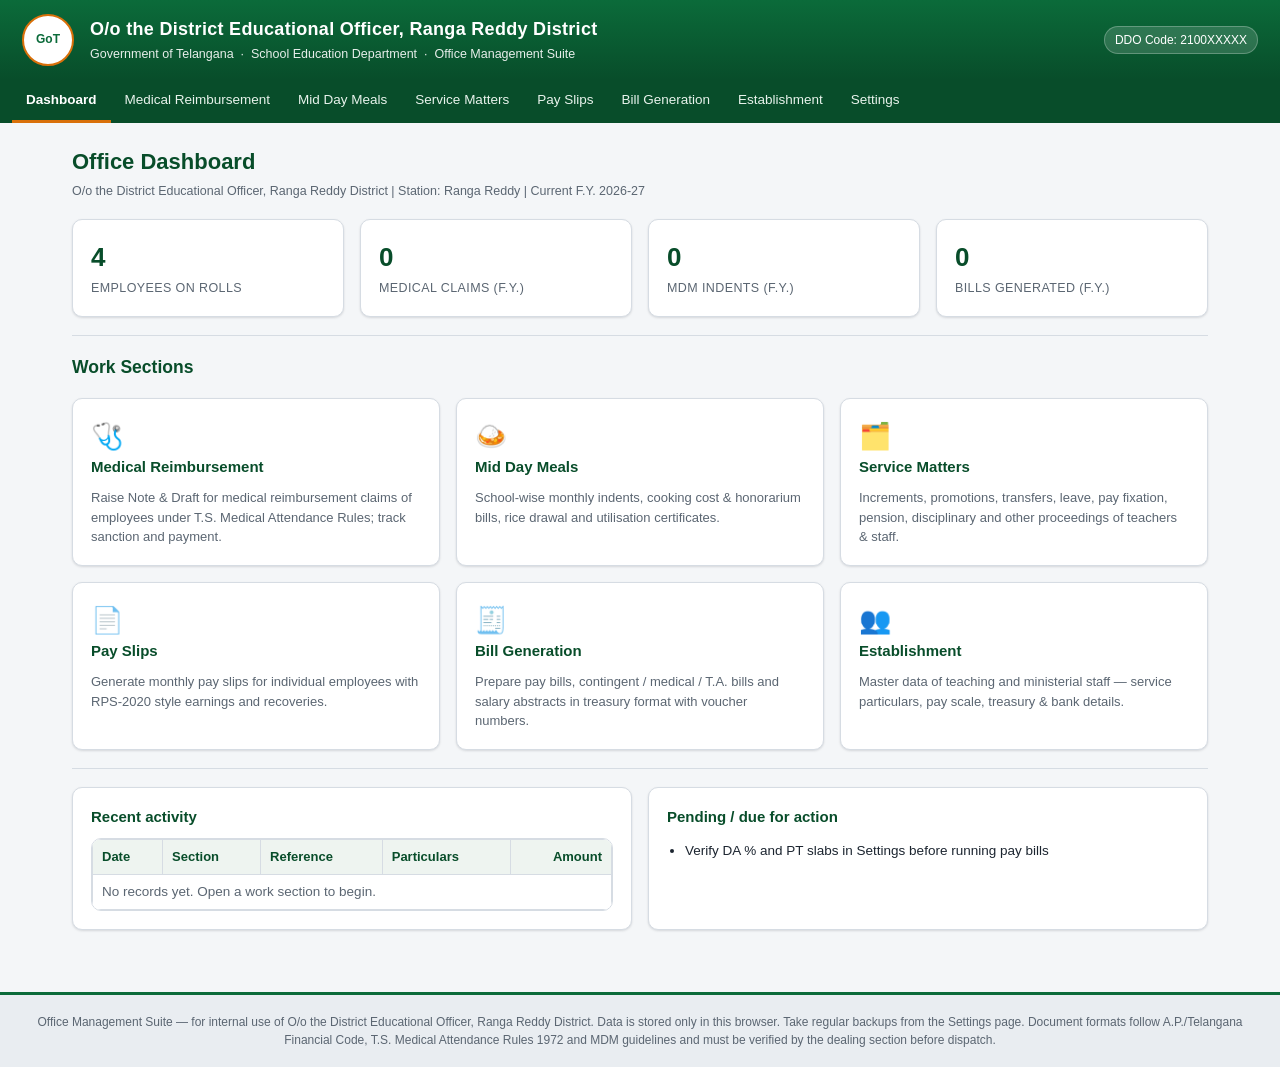
<file: index.html>
<!doctype html>
<html lang="en">
<head>
<meta charset="utf-8">
<meta name="viewport" content="width=device-width, initial-scale=1">
<title>Dashboard &middot; DEO Telangana Office Suite</title>
<link rel="stylesheet" href="assets/styles.css">
<link rel="stylesheet" href="assets/print.css">
</head>
<body>
<div class="wrap">
  <div class="page-title"><h2>Office Dashboard</h2></div>
  <div class="crumbs" id="crumbs"></div>

  <div class="grid cols-4" id="kpis"></div>

  <div class="divider"></div>
  <h3 style="color:var(--gov-green-dark)">Work Sections</h3>
  <div class="grid cols-3" id="modules"></div>

  <div class="divider"></div>
  <div class="grid cols-2">
    <div class="card">
      <h3>Recent activity</h3>
      <div class="table-scroll">
        <table class="data" id="recent"><thead><tr><th>Date</th><th>Section</th><th>Reference</th><th>Particulars</th><th class="num">Amount</th></tr></thead><tbody></tbody></table>
      </div>
    </div>
    <div class="card">
      <h3>Pending / due for action</h3>
      <ul id="pending" style="margin:0;padding-left:18px;font-size:13.5px;line-height:1.9"></ul>
    </div>
  </div>
</div>

<script src="assets/app.js"></script>
<script>
(function(){
  const A = window.App, DB = A.DB;
  A.chrome("index.html");
  A.$("#crumbs").textContent = DB.meta.office + ", " + DB.meta.district + "  |  Station: " + DB.meta.station + "  |  Current F.Y. " + A.fyOf();

  /* ---- KPIs ---- */
  const medPending = DB.medicalBills.filter(b=>b.status!=="Sanctioned"&&b.status!=="Paid").length;
  const kpis = [
    ["Employees on rolls", A.num(DB.employees.length)],
    ["Medical claims (F.Y.)", A.num(DB.medicalBills.filter(b=>A.fyOf(b.date)===A.fyOf()).length)],
    ["MDM indents (F.Y.)", A.num(DB.mdmIndents.filter(b=>A.fyOf(b.month+"-01")===A.fyOf()).length)],
    ["Bills generated (F.Y.)", A.num(DB.bills.filter(b=>A.fyOf(b.date)===A.fyOf()).length)],
  ];
  A.$("#kpis").innerHTML = kpis.map(([l,n])=>`<div class="card"><div class="kpi"><span class="n">${n}</span><span class="l">${l}</span></div></div>`).join("");

  /* ---- module cards ---- */
  const mods = [
    ["medical-bills.html","🩺","Medical Reimbursement","Raise Note &amp; Draft for medical reimbursement claims of employees under T.S. Medical Attendance Rules; track sanction and payment."],
    ["mid-day-meals.html","🍛","Mid Day Meals","School-wise monthly indents, cooking cost &amp; honorarium bills, rice drawal and utilisation certificates."],
    ["service-matters.html","🗂️","Service Matters","Increments, promotions, transfers, leave, pay fixation, pension, disciplinary and other proceedings of teachers &amp; staff."],
    ["payslips.html","📄","Pay Slips","Generate monthly pay slips for individual employees with RPS-2020 style earnings and recoveries."],
    ["bill-generation.html","🧾","Bill Generation","Prepare pay bills, contingent / medical / T.A. bills and salary abstracts in treasury format with voucher numbers."],
    ["establishment.html","👥","Establishment","Master data of teaching and ministerial staff — service particulars, pay scale, treasury &amp; bank details."],
  ];
  A.$("#modules").innerHTML = mods.map(([h,i,t,d])=>
    `<a class="card link-card" href="${h}"><div class="ico">${i}</div><h3>${t}</h3><p>${d}</p></a>`).join("");

  /* ---- recent activity ---- */
  const rows = [];
  DB.medicalBills.forEach(b=>rows.push([b.date,"Medical",b.noteNo,b.empName+" — "+(b.nature||"reimbursement"),b.claimed]));
  DB.mdmIndents.forEach(b=>rows.push([b.month+"-01","Mid Day Meals",b.indentNo,b.schoolName,b.totalCost]));
  DB.serviceMatters.forEach(b=>rows.push([b.date,"Service",b.procNo||b.ref||"—",b.type+" — "+b.empName,""]));
  DB.payBills.forEach(b=>rows.push([b.date,"Pay Bill",b.voucherNo,b.title,b.netTotal]));
  DB.bills.forEach(b=>rows.push([b.date,"Bill",b.voucherNo,b.title,b.gross]));
  rows.sort((a,b)=>String(b[0]).localeCompare(String(a[0])));
  const tb = A.$("#recent tbody");
  if(!rows.length){ tb.innerHTML = `<tr><td colspan="5" class="empty">No records yet. Open a work section to begin.</td></tr>`; }
  else tb.innerHTML = rows.slice(0,12).map(r=>
    `<tr><td>${A.fmtDate(r[0])}</td><td>${r[1]}</td><td>${A.esc(r[2])}</td><td>${A.esc(r[3])}</td><td class="num">${r[4]!==""?A.money(r[4]):"—"}</td></tr>`).join("");

  /* ---- pending ---- */
  const pend = [];
  const mp = DB.medicalBills.filter(b=>b.status==="Draft"||b.status==="Submitted");
  if(mp.length) pend.push(`${mp.length} medical claim(s) awaiting sanction`);
  const sm = DB.serviceMatters.filter(b=>b.status&&b.status!=="Closed"&&b.status!=="Sanctioned");
  if(sm.length) pend.push(`${sm.length} service matter(s) in progress`);
  const nb = DB.bills.filter(b=>b.status==="Prepared");
  if(nb.length) pend.push(`${nb.length} bill(s) prepared, not yet passed`);
  const mi = DB.mdmIndents.filter(b=>!b.ucFiled);
  if(mi.length) pend.push(`${mi.length} MDM indent(s) without utilisation certificate`);
  pend.push("Verify DA % and PT slabs in Settings before running pay bills");
  A.$("#pending").innerHTML = pend.map(p=>`<li>${p}</li>`).join("");
})();
</script>
</body>
</html>
</file>
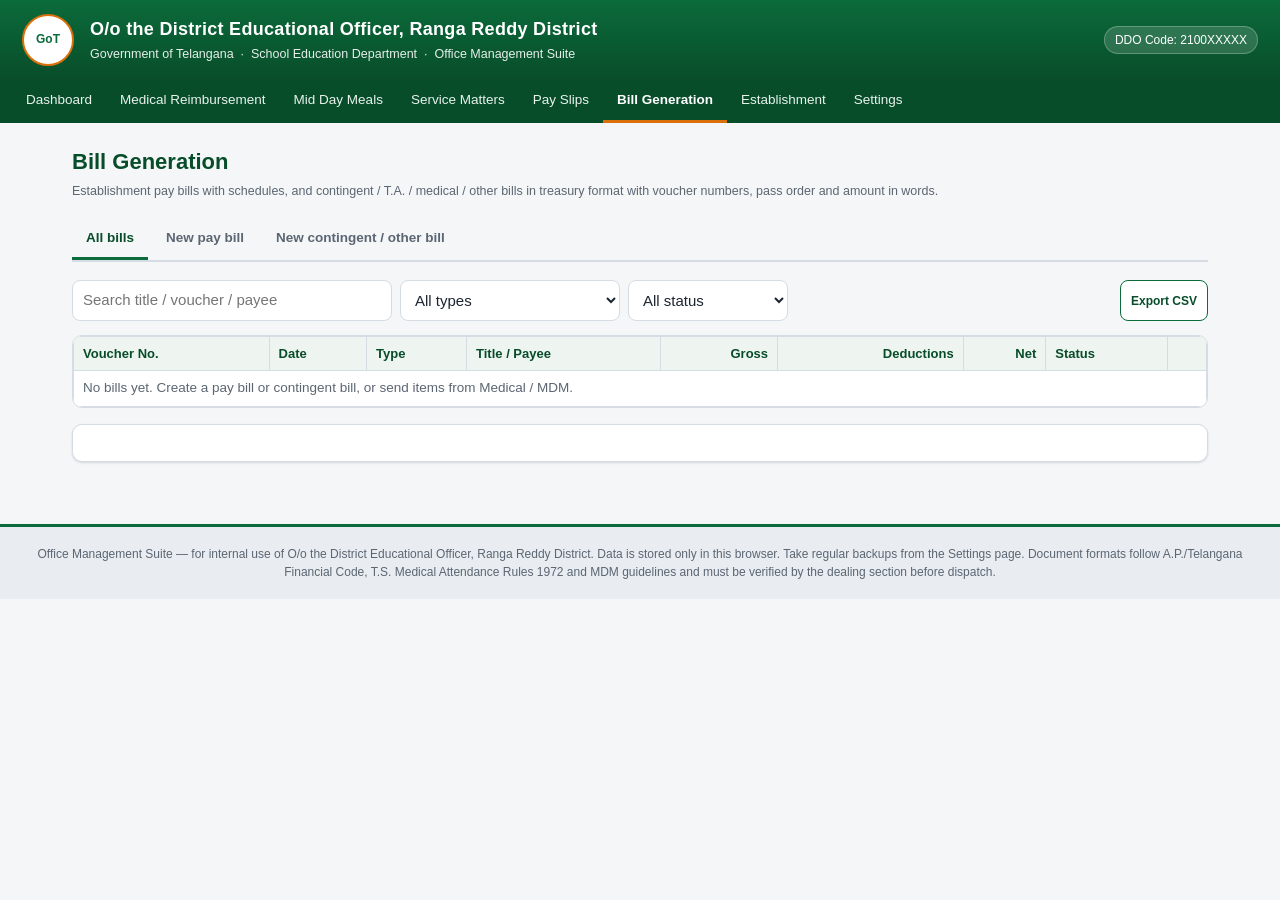
<file: bill-generation.html>
<!doctype html>
<html lang="en">
<head>
<meta charset="utf-8">
<meta name="viewport" content="width=device-width, initial-scale=1">
<title>Bill Generation &middot; DEO Telangana Office Suite</title>
<link rel="stylesheet" href="assets/styles.css">
<link rel="stylesheet" href="assets/print.css">
</head>
<body>
<div class="wrap">
  <div class="page-title"><h2>Bill Generation</h2></div>
  <div class="crumbs">Establishment pay bills with schedules, and contingent / T.A. / medical / other bills in treasury format with voucher numbers, pass order and amount in words.</div>

  <div class="tabs">
    <button data-v="list" class="active">All bills</button>
    <button data-v="pay">New pay bill</button>
    <button data-v="other">New contingent / other bill</button>
  </div>

  <!-- ============ LIST ============ -->
  <section id="v-list">
    <div class="pill-filter">
      <input id="q" placeholder="Search title / voucher / payee" style="max-width:320px">
      <select id="fType" style="max-width:220px"><option value="">All types</option></select>
      <select id="fStatus" style="max-width:160px"><option value="">All status</option><option>Prepared</option><option>Passed</option><option>Paid</option><option>Returned</option></select>
      <span style="flex:1"></span>
      <button class="btn secondary small" id="btnCsv">Export CSV</button>
    </div>
    <div class="table-scroll">
      <table class="data" id="tbl"><thead><tr>
        <th>Voucher No.</th><th>Date</th><th>Type</th><th>Title / Payee</th>
        <th class="num">Gross</th><th class="num">Deductions</th><th class="num">Net</th><th>Status</th><th></th>
      </tr></thead><tbody></tbody></table>
    </div>
    <div class="card" id="totals" style="margin-top:16px"></div>
  </section>

  <!-- ============ PAY BILL ============ -->
  <section id="v-pay" style="display:none">
    <div class="card">
      <div class="form-row three">
        <div><label>Pay of month</label><input type="month" id="pbMonth"></div>
        <div><label>DA %</label><input type="number" id="pbDa" step="0.001"></div>
        <div><label>Bill title</label><input id="pbTitle" placeholder="Establishment Pay Bill — O/o the DEO"></div>
      </div>
      <div class="form-row three">
        <div><label>Head of account</label><input id="pbHead" value="2202-01-101-... / Salaries"></div>
        <div><label>Group / unit filter</label>
          <select id="pbGroup"><option value="">All employees</option></select></div>
        <div style="display:flex;align-items:flex-end"><button class="btn secondary" id="pbSelAll">Select all shown</button></div>
      </div>
      <div class="table-scroll" style="max-height:320px;overflow:auto">
        <table class="data" id="pbEmps"><thead><tr>
          <th style="width:34px"></th><th>Employee</th><th>Designation</th><th class="num">Basic</th><th class="num">Gross</th><th class="num">Deductions</th><th class="num">Net</th>
        </tr></thead><tbody></tbody></table>
      </div>
      <div class="btn-row">
        <button class="btn" id="pbGen">Generate pay bill</button>
        <span class="muted small" id="pbCount"></span>
      </div>
    </div>
    <div id="pbOut" style="display:none;margin-top:16px">
      <div class="doc-toolbar no-print">
        <button class="btn small" id="pbSave">Save pay bill</button>
        <button class="btn secondary small" id="pbPrint">Print / PDF</button>
      </div>
      <div class="doc" id="pbDoc"></div>
    </div>
  </section>

  <!-- ============ OTHER BILL ============ -->
  <section id="v-other" style="display:none">
    <div class="card">
      <form id="ofrm">
        <input type="hidden" name="id">
        <div class="form-row three">
          <div><label>Bill type</label>
            <select name="type"><option>Contingent Bill</option><option>Travelling Allowance Bill</option><option>Medical Reimbursement</option><option>MDM Cooking Cost</option><option>Scholarship / Incentive</option><option>Grant-in-Aid</option><option>Other Bill</option></select></div>
          <div><label>Date</label><input type="date" name="date" required></div>
          <div><label>Financial Year</label><input name="fy" placeholder="auto"></div>
        </div>
        <div class="form-row">
          <div><label>Bill title / purpose</label><input name="title" required></div>
          <div><label>Payee</label><input name="payee" required></div>
        </div>
        <div class="form-row three">
          <div><label>Head of account</label><input name="head" value="2202-..."></div>
          <div><label>Gross amount (₹)</label><input type="number" name="gross" min="0" step="0.01" required></div>
          <div><label>Deductions (₹)</label><input type="number" name="deductions" min="0" step="0.01" value="0"></div>
        </div>
        <div class="form-row">
          <div><label>Sub-vouchers / particulars (one per line: description | amount)</label>
            <textarea name="items" placeholder="Stationery purchase — M/s ... | 4200&#10;Xerox charges | 860"></textarea></div>
          <div><label>Narration for the pass order</label><textarea name="narration"></textarea></div>
        </div>
        <div class="form-row three">
          <div><label>Sanction reference</label><input name="sourceRef" placeholder="Proc. / Note no."></div>
          <div><label>Prepared by</label><input name="preparedBy" value="Senior Assistant (Cash)"></div>
          <div><label>Passing authority</label><input name="passedBy" value="District Educational Officer"></div>
        </div>
        <div class="btn-row">
          <button class="btn" type="submit">Save &amp; open bill</button>
          <button class="btn ghost" type="button" id="oCancel">Cancel</button>
        </div>
      </form>
    </div>
  </section>

  <!-- ============ RECORD ============ -->
  <section id="v-rec" style="display:none">
    <button class="btn ghost small no-print" id="backBtn">&larr; Back</button>
    <div class="doc-toolbar no-print" style="margin-top:12px">
      <select id="stSel" style="max-width:150px"><option>Prepared</option><option>Passed</option><option>Paid</option><option>Returned</option></select>
      <button class="btn ghost small" id="recEdit">Edit</button>
      <button class="btn danger small" id="recDel">Delete</button>
      <button class="btn secondary small" id="recPrint">Print / PDF</button>
    </div>
    <div class="doc" id="recDoc"></div>
  </section>
</div>

<script src="assets/app.js"></script>
<script>
(function(){
  const A=window.App, DB=window.App.DB, M=DB.meta;
  A.chrome("bill-generation.html");

  /* unify bills: single bills from DB.bills + pay bills from DB.payBills(kind=paybill) */
  function allBills(){
    const a=DB.bills.map(b=>Object.assign({_src:"bill"},b));
    const p=DB.payBills.filter(x=>x.kind==="paybill").map(b=>Object.assign({_src:"paybill"},b));
    return a.concat(p).sort((x,y)=>String(y.date).localeCompare(x.date));
  }
  const TYPES=["Establishment Pay Bill","Contingent Bill","Travelling Allowance Bill","Medical Reimbursement","MDM Cooking Cost","Scholarship / Incentive","Grant-in-Aid","Other Bill"];
  A.$("#fType").insertAdjacentHTML("beforeend",TYPES.map(t=>`<option>${t}</option>`).join(""));

  const views={list:A.$("#v-list"),pay:A.$("#v-pay"),other:A.$("#v-other"),rec:A.$("#v-rec")};
  function show(v){for(const k in views)views[k].style.display=k===v?"":"none";}
  function syncTop(i){A.$$(".tabs button[data-v]").forEach((x,j)=>x.classList.toggle("active",j===i));}
  A.$$(".tabs button[data-v]").forEach(b=>b.onclick=()=>{
    syncTop(["list","pay","other"].indexOf(b.dataset.v));
    if(b.dataset.v==="list")render();
    if(b.dataset.v==="pay")pbInit();
    if(b.dataset.v==="other")oReset();
    show(b.dataset.v);
  });

  /* ---------- LIST ---------- */
  function render(){
    const q=A.$("#q").value.toLowerCase(),ft=A.$("#fType").value,fs=A.$("#fStatus").value;
    let rows=allBills().filter(b=>{
      if(ft&&b.type!==ft)return false;
      if(fs&&(b.status||"Prepared")!==fs)return false;
      if(q&&!((b.title+" "+b.voucherNo+" "+(b.payee||"")).toLowerCase().includes(q)))return false;
      return true;
    });
    const tb=A.$("#tbl tbody");
    if(!rows.length){tb.innerHTML=`<tr><td colspan="9" class="empty">No bills yet. Create a pay bill or contingent bill, or send items from Medical / MDM.</td></tr>`;A.$("#totals").innerHTML="";return;}
    tb.innerHTML=rows.map(b=>`<tr>
      <td>${A.esc(b.voucherNo)}</td><td>${A.fmtDate(b.date)}</td><td>${A.esc(b.type)}</td>
      <td>${A.esc(b.title)}<div class="small muted">${A.esc(b.payee||"")}</div></td>
      <td class="num">${A.money(b.gross)}</td><td class="num">${A.money(b.deductions||0)}</td>
      <td class="num">${A.money(b.net!=null?b.net:(b.gross-(b.deductions||0)))}</td>
      <td><span class="badge ${(b.status==="Passed"||b.status==="Paid")?"green":b.status==="Returned"?"red":"amber"}">${b.status||"Prepared"}</span></td>
      <td><button class="btn ghost small" data-open="${b._src}:${b.id}">Open</button></td></tr>`).join("");
    tb.querySelectorAll("[data-open]").forEach(x=>x.onclick=()=>openRec(x.dataset.open));
    const g=rows.reduce((a,b)=>a+Number(b.gross||0),0);
    const d=rows.reduce((a,b)=>a+Number(b.deductions||0),0);
    A.$("#totals").innerHTML=`<div class="grid cols-3">
      ${tile("Gross (filtered)",A.money(g))}${tile("Deductions",A.money(d))}${tile("Net payable",A.money(g-d))}</div>`;
  }
  function tile(l,n){return `<div class="card"><div class="kpi"><span class="n">${n}</span><span class="l">${l}</span></div></div>`;}
  ["q","fType","fStatus"].forEach(id=>A.$("#"+id).addEventListener("input",render));

  /* ---------- PAY BILL ---------- */
  const groups=[...new Set(DB.employees.map(e=>e.group).filter(Boolean))].sort();
  A.$("#pbGroup").insertAdjacentHTML("beforeend",groups.map(g=>`<option value="${g}">Group ${g}</option>`).join(""));
  let pbRows=[];
  function pbCompute(){
    const da=A.$("#pbDa").value===""?undefined:Number(A.$("#pbDa").value);
    const gf=A.$("#pbGroup").value;
    pbRows=DB.employees.filter(e=>e.status==="Working"&&(!gf||e.group===gf)).map(e=>{
      const p=A.computePay(e,{daPct:da});
      return {e,p,sel:true};
    });
  }
  function pbRender(){
    const tb=A.$("#pbEmps tbody");
    tb.innerHTML=pbRows.map((r,i)=>`<tr>
      <td><input type="checkbox" data-i="${i}" ${r.sel?"checked":""} style="width:auto"></td>
      <td>${A.esc(r.e.name)}<div class="small muted">${A.esc(r.e.empNo)}</div></td>
      <td>${A.esc(r.e.designation)}</td>
      <td class="num">${A.money(r.p.basic)}</td><td class="num">${A.money(r.p.gross)}</td>
      <td class="num">${A.money(r.p.totalDed)}</td><td class="num">${A.money(r.p.net)}</td></tr>`).join("")
      || `<tr><td colspan="7" class="empty">No working employees for this filter.</td></tr>`;
    tb.querySelectorAll("input[data-i]").forEach(c=>c.onchange=()=>{pbRows[c.dataset.i].sel=c.checked;pbCount();});
    pbCount();
  }
  function pbCount(){
    const s=pbRows.filter(r=>r.sel);
    A.$("#pbCount").textContent=s.length+" selected · Net "+A.money(s.reduce((a,b)=>a+b.p.net,0));
  }
  function pbInit(){
    A.$("#pbMonth").value=A.$("#pbMonth").value||new Date().toISOString().slice(0,7);
    A.$("#pbDa").value=A.rates().daPct;
    A.$("#pbTitle").value=A.$("#pbTitle").value||("Establishment Pay Bill — "+M.office+", "+M.district);
    pbCompute();pbRender();
    A.$("#pbOut").style.display="none";
  }
  A.$("#pbDa").addEventListener("input",()=>{pbCompute();pbRender();});
  A.$("#pbGroup").addEventListener("change",()=>{pbCompute();pbRender();});
  A.$("#pbSelAll").onclick=()=>{pbRows.forEach(r=>r.sel=true);pbRender();};

  let pbLast=null;
  A.$("#pbGen").onclick=()=>{
    const sel=pbRows.filter(r=>r.sel);
    if(!sel.length){A.toast("Select at least one employee","err");return;}
    const month=A.$("#pbMonth").value, mm=month.split("-");
    const mName=A.MONTHS[Number(mm[1])-1]+" "+mm[0];
    const sum=(f)=>sel.reduce((a,r)=>a+r.p[f],0);
    const totals={
      basic:sum("basic"),da:sum("da"),hra:sum("hra"),cca:sum("cca"),otherEarn:sum("otherEarn"),gross:sum("gross"),
      cps:sum("cps"),gpf:sum("gpf"),pt:sum("pt"),gis:sum("gis"),apgli:sum("apgli"),it:sum("it"),otherDed:sum("otherDed"),
      totalDed:sum("totalDed"),net:sum("net")
    };
    pbLast={month,mName,sel,totals,title:A.$("#pbTitle").value,head:A.$("#pbHead").value,daPct:A.$("#pbDa").value};
    pbDoc();
    A.$("#pbOut").style.display="";
  };

  function sched(title,rows,total){
    if(!rows.length)return "";
    return `<table class="doc-tbl"><thead><tr><th colspan="3">SCHEDULE — ${title}</th></tr>
      <tr><th style="width:40px">Sl.</th><th>Name / Emp. No.</th><th class="right">Amount</th></tr></thead>
      <tbody>${rows.map((r,i)=>`<tr><td>${i+1}</td><td>${A.esc(r.n)}</td><td class="right">${A.money(r.a)}</td></tr>`).join("")}
      <tr><td colspan="2"><b>Total</b></td><td class="right"><b>${A.money(total)}</b></td></tr></tbody></table>`;
  }
  function pbDoc(){
    const {mName,sel,totals,title,head,daPct}=pbLast;
    const inner=sel.map((r,i)=>`<tr>
      <td>${i+1}</td><td>${A.esc(r.e.name)}<div class="small">${A.esc(r.e.designation)}, ${A.esc(r.e.empNo)}</div></td>
      <td class="right">${A.money(r.p.basic)}</td><td class="right">${A.money(r.p.da)}</td>
      <td class="right">${A.money(r.p.hra)}</td><td class="right">${A.money(r.p.cca+r.p.otherEarn)}</td>
      <td class="right">${A.money(r.p.gross)}</td><td class="right">${A.money(r.p.totalDed)}</td>
      <td class="right">${A.money(r.p.net)}</td></tr>`).join("");
    const mk=(f,lbl)=>sel.filter(r=>r.p[f]>0).map(r=>({n:r.e.name+" ("+r.e.empNo+")",a:r.p[f]}));
    A.$("#pbDoc").innerHTML=`
      <div class="doc-head"><h3>${A.esc(M.office).toUpperCase()}, ${A.esc(M.district).toUpperCase()}</h3>
      <p>${A.esc(title).toUpperCase()}</p><p>PAY OF ${mName.toUpperCase()}</p></div><hr>
      <div class="ref-line"><span><b>D.D.O. Code:</b> ${A.esc(M.ddoCode)}</span><span><b>Treasury:</b> ${A.esc(M.treasury)}</span></div>
      <div class="ref-line"><span><b>Head of account:</b> ${A.esc(head)}</span><span><b>D.A. @</b> ${daPct}%</span></div>
      <table class="doc-tbl">
        <thead><tr><th>Sl.</th><th>Name &amp; Designation</th><th class="right">Pay</th><th class="right">D.A.</th><th class="right">H.R.A.</th><th class="right">CCA/Other</th><th class="right">Gross</th><th class="right">Deductions</th><th class="right">Net</th></tr></thead>
        <tbody>${inner}
        <tr><td colspan="2"><b>TOTAL (${sel.length} employees)</b></td>
          <td class="right"><b>${A.money(totals.basic)}</b></td><td class="right"><b>${A.money(totals.da)}</b></td>
          <td class="right"><b>${A.money(totals.hra)}</b></td><td class="right"><b>${A.money(totals.cca+totals.otherEarn)}</b></td>
          <td class="right"><b>${A.money(totals.gross)}</b></td><td class="right"><b>${A.money(totals.totalDed)}</b></td>
          <td class="right"><b>${A.money(totals.net)}</b></td></tr>
        </tbody>
      </table>
      <table class="doc-tbl">
        <thead><tr><th colspan="2">ABSTRACT</th></tr></thead><tbody>
        <tr><td>Gross amount of the bill</td><td class="right">${A.money(totals.gross)}</td></tr>
        <tr><td>Less: Total deductions (as per schedules)</td><td class="right">${A.money(totals.totalDed)}</td></tr>
        <tr><td><b>Net amount payable (by bank transfer to employees)</b></td><td class="right"><b>${A.money(totals.net)}</b></td></tr>
        <tr><td>Net amount in words</td><td class="right">${A.esc(A.amountInWords(totals.net))}</td></tr>
        </tbody>
      </table>
      ${sched("C.P.S. / N.P.S. (Employee share)",mk("cps"),totals.cps)}
      ${sched("G.P.F. Subscription",mk("gpf"),totals.gpf)}
      ${sched("A.P.G.L.I.",mk("apgli"),totals.apgli)}
      ${sched("Group Insurance Scheme",mk("gis"),totals.gis)}
      ${sched("Professional Tax",mk("pt"),totals.pt)}
      ${sched("Income Tax (T.D.S.)",mk("it"),totals.it)}
      ${sched("Other recoveries",mk("otherDed"),totals.otherDed)}
      <p style="margin-top:14px"><b>Certificate:</b> Certified that the pay and allowances claimed in this bill are due to the employees for the period, that they were on duty except as noted in the leave statement, that the deductions have been correctly worked out and will be remitted to the respective accounts, and that the previous month's bill has been drawn and disbursed.</p>
      <div class="ref-line" style="margin-top:34px">
        <span>Prepared by: Senior Assistant (Cash)</span>
        <span>Verified: Superintendent</span>
      </div>
      <div class="sign-block" style="margin-top:26px"><div class="desig">Drawing &amp; Disbursing Officer</div><div>${A.esc(M.officer)}, ${A.esc(M.district)}</div></div>
      <hr>
      <p class="small"><b>Pass Order:</b> Passed for ${A.money(totals.net)} (${A.esc(A.amountInWords(totals.net))}) for payment. Token No. __________ dt. __________.</p>`;
  }
  A.$("#pbPrint").onclick=()=>window.print();
  A.$("#pbSave").onclick=()=>{
    if(!pbLast)return;
    A.commit(db=>{
      const v=A.nextCounter("payBill");
      db.payBills.push({
        id:A.uid("PB"),kind:"paybill",date:A.today(),month:pbLast.month,
        voucherNo:"PB-"+v+"/"+A.fyOf(),type:"Establishment Pay Bill",
        title:pbLast.title+" — "+pbLast.mName,payee:pbLast.sel.length+" employees",
        head:pbLast.head,gross:pbLast.totals.gross,deductions:pbLast.totals.totalDed,net:pbLast.totals.net,
        netTotal:pbLast.totals.net,status:"Prepared",
        lines:pbLast.sel.map(r=>({empId:r.e.id,name:r.e.name,empNo:r.e.empNo,designation:r.e.designation,p:r.p})),
        totals:pbLast.totals,daPct:pbLast.daPct
      });
    });
    A.toast("Pay bill saved to register","ok");
    render();
  };

  /* ---------- OTHER BILL ---------- */
  const ofrm=A.$("#ofrm");
  function oReset(){ofrm.reset();ofrm.elements.date.value=A.today();ofrm.elements.fy.value=A.fyOf();}
  A.$("#oCancel").onclick=()=>{render();show("list");syncTop(0);};
  ofrm.addEventListener("submit",e=>{
    e.preventDefault();
    const o=A.formData(ofrm);
    o.fy=o.fy||A.fyOf(o.date);
    o.net=Number(o.gross)-Number(o.deductions||0);
    A.commit(db=>{
      if(o.id){const i=db.bills.findIndex(x=>x.id===o.id);o.voucherNo=db.bills[i].voucherNo;o.status=db.bills[i].status;db.bills[i]=Object.assign(db.bills[i],o);}
      else{
        const v=A.nextCounter("billVoucher");
        o.id=A.uid("BILL");o.status="Prepared";o.voucherNo="V-"+v+"/"+o.fy;
        db.bills.push(o);
      }
    });
    A.toast("Bill saved","ok");
    openRec("bill:"+o.id);
  });

  /* ---------- RECORD ---------- */
  let cur=null,curSrc=null;
  A.$("#backBtn").onclick=()=>{render();show("list");syncTop(0);};
  function openRec(key){
    const [src,id]=key.split(":");
    curSrc=src;
    cur=(src==="bill"?DB.bills:DB.payBills).find(x=>x.id===id);
    if(!cur)return;
    A.$("#stSel").value=cur.status||"Prepared";
    A.$("#recEdit").style.display=src==="bill"?"":"none";
    recDoc();show("rec");
  }
  A.$("#stSel").addEventListener("change",e=>{
    A.commit(db=>{ (curSrc==="bill"?db.bills:db.payBills).find(x=>x.id===cur.id).status=e.target.value; });
    cur.status=e.target.value;A.toast("Status updated");
  });
  A.$("#recDel").onclick=()=>{
    if(!A.confirmBox("Delete this bill?"))return;
    A.commit(db=>{
      if(curSrc==="bill")db.bills=db.bills.filter(x=>x.id!==cur.id);
      else db.payBills=db.payBills.filter(x=>x.id!==cur.id);
    });
    render();show("list");syncTop(0);
  };
  A.$("#recEdit").onclick=()=>{
    if(curSrc!=="bill")return;
    oReset();
    for(const k in cur){const f=ofrm.elements[k];if(f)f.value=cur[k];}
    show("other");syncTop(2);
  };
  A.$("#recPrint").onclick=()=>window.print();

  function recDoc(){
    if(curSrc==="paybill"){ recPayBill(); return; }
    const b=cur;
    const items=(b.items||"").split("\n").map(l=>l.trim()).filter(Boolean).map(l=>{
      const p=l.split("|"); return {d:(p[0]||"").trim(), a:Number((p[1]||"0").replace(/[^\d.]/g,""))||0};
    });
    const itemsTotal=items.reduce((a,x)=>a+x.a,0);
    A.$("#recDoc").innerHTML=`
      <div class="doc-head"><h3>${A.esc(M.office).toUpperCase()}, ${A.esc(M.district).toUpperCase()}</h3>
      <p>${A.esc(b.type).toUpperCase()}</p></div><hr>
      <div class="ref-line"><span><b>Voucher No.:</b> ${A.esc(b.voucherNo)}</span><span><b>Date:</b> ${A.fmtDate(b.date)}</span></div>
      <div class="ref-line"><span><b>D.D.O. Code:</b> ${A.esc(M.ddoCode)}</span><span><b>F.Y.:</b> ${A.esc(b.fy||A.fyOf(b.date))}</span></div>
      <div class="ref-line"><span><b>Head of account:</b> ${A.esc(b.head||"")}</span><span><b>Status:</b> ${b.status||"Prepared"}</span></div>
      <div class="subject"><b>Particulars:</b> ${A.esc(b.title)}</div>
      <div class="subject"><b>Payee:</b> ${A.esc(b.payee)}</div>
      ${b.sourceRef?`<div class="subject"><b>Sanction ref.:</b> ${A.esc(b.sourceRef)}</div>`:""}
      ${items.length?`<table class="doc-tbl"><thead><tr><th style="width:44px">Sl.</th><th>Sub-voucher / particulars</th><th class="right">Amount</th></tr></thead>
        <tbody>${items.map((x,i)=>`<tr><td>${i+1}</td><td>${A.esc(x.d)}</td><td class="right">${A.money(x.a)}</td></tr>`).join("")}
        <tr><td colspan="2"><b>Total of sub-vouchers</b></td><td class="right"><b>${A.money(itemsTotal)}</b></td></tr></tbody></table>`:""}
      <table class="doc-tbl">
        <tr><td style="width:60%">Gross amount of the bill</td><td class="right">${A.money(b.gross)}</td></tr>
        <tr><td>Less: Deductions / recoveries (I.T., penalties, etc.)</td><td class="right">${A.money(b.deductions||0)}</td></tr>
        <tr><td><b>Net amount payable</b></td><td class="right"><b>${A.money(b.net!=null?b.net:b.gross-(b.deductions||0))}</b></td></tr>
        <tr><td>(Amount in words)</td><td class="right">${A.esc(A.amountInWords(b.net!=null?b.net:b.gross-(b.deductions||0)))}</td></tr>
      </table>
      <p><b>Certificate:</b> Certified that the expenditure claimed in this bill is for bona fide public purpose, that it is covered by sanction${b.sourceRef?(" vide "+A.esc(b.sourceRef)):""}, that the sub-vouchers are attached / retained as required, that the articles have been received and taken to stock where applicable, and that the amount has not been drawn previously.</p>
      ${b.narration?`<p><b>Narration:</b> ${A.esc(b.narration)}</p>`:""}
      <div class="ref-line" style="margin-top:30px"><span>Prepared by: ${A.esc(b.preparedBy||"Senior Assistant")}</span><span>Verified: Superintendent</span></div>
      <div class="sign-block" style="margin-top:24px"><div class="desig">Drawing &amp; Disbursing Officer</div><div>${A.esc(M.officer)}, ${A.esc(M.district)}</div></div>
      <hr>
      <p class="small"><b>Pass Order:</b> Passed for ${A.money(b.net!=null?b.net:b.gross-(b.deductions||0))} (${A.esc(A.amountInWords(b.net!=null?b.net:b.gross-(b.deductions||0)))}) for payment by ${A.esc(b.passedBy||"District Educational Officer")}. Token No. ________ dt. ________.</p>`;
  }

  function recPayBill(){
    const b=cur, t=b.totals||{};
    const lines=(b.lines||[]).map((r,i)=>`<tr>
      <td>${i+1}</td><td>${A.esc(r.name)}<div class="small">${A.esc(r.designation)}, ${A.esc(r.empNo)}</div></td>
      <td class="right">${A.money(r.p.basic)}</td><td class="right">${A.money(r.p.da)}</td>
      <td class="right">${A.money(r.p.hra)}</td><td class="right">${A.money(r.p.gross)}</td>
      <td class="right">${A.money(r.p.totalDed)}</td><td class="right">${A.money(r.p.net)}</td></tr>`).join("");
    A.$("#recDoc").innerHTML=`
      <div class="doc-head"><h3>${A.esc(M.office).toUpperCase()}, ${A.esc(M.district).toUpperCase()}</h3>
      <p>${A.esc(b.title).toUpperCase()}</p></div><hr>
      <div class="ref-line"><span><b>Voucher No.:</b> ${A.esc(b.voucherNo)}</span><span><b>Date:</b> ${A.fmtDate(b.date)}</span></div>
      <div class="ref-line"><span><b>Head:</b> ${A.esc(b.head||"")}</span><span><b>D.A. @</b> ${b.daPct}%</span></div>
      <table class="doc-tbl"><thead><tr><th>Sl.</th><th>Name &amp; Designation</th><th class="right">Pay</th><th class="right">D.A.</th><th class="right">H.R.A.</th><th class="right">Gross</th><th class="right">Deductions</th><th class="right">Net</th></tr></thead>
        <tbody>${lines}
        <tr><td colspan="2"><b>TOTAL</b></td><td class="right"><b>${A.money(t.basic)}</b></td><td class="right"><b>${A.money(t.da)}</b></td>
        <td class="right"><b>${A.money(t.hra)}</b></td><td class="right"><b>${A.money(t.gross)}</b></td>
        <td class="right"><b>${A.money(t.totalDed)}</b></td><td class="right"><b>${A.money(t.net)}</b></td></tr></tbody></table>
      <table class="doc-tbl">
        <tr><td style="width:60%">Gross</td><td class="right">${A.money(t.gross)}</td></tr>
        <tr><td>Less: deductions</td><td class="right">${A.money(t.totalDed)}</td></tr>
        <tr><td><b>Net payable</b></td><td class="right"><b>${A.money(t.net)}</b></td></tr>
        <tr><td>(In words)</td><td class="right">${A.esc(A.amountInWords(t.net))}</td></tr>
      </table>
      <div class="sign-block" style="margin-top:24px"><div class="desig">Drawing &amp; Disbursing Officer</div><div>${A.esc(M.officer)}, ${A.esc(M.district)}</div></div>
      <hr><p class="small"><b>Pass Order:</b> Passed for ${A.money(t.net)} (${A.esc(A.amountInWords(t.net))}).</p>`;
  }

  A.$("#btnCsv").onclick=()=>{
    const head=["VoucherNo","Date","Type","Title","Payee","Head","Gross","Deductions","Net","Status"];
    const rows=allBills().map(b=>[b.voucherNo,b.date,b.type,b.title,b.payee,b.head,b.gross,b.deductions||0,b.net!=null?b.net:b.gross-(b.deductions||0),b.status||"Prepared"]);
    A.downloadFile("bills-"+A.today()+".csv",A.toCSV([head,...rows]),"text/csv");
  };

  render();
})();
</script>
</body>
</html>
</file>
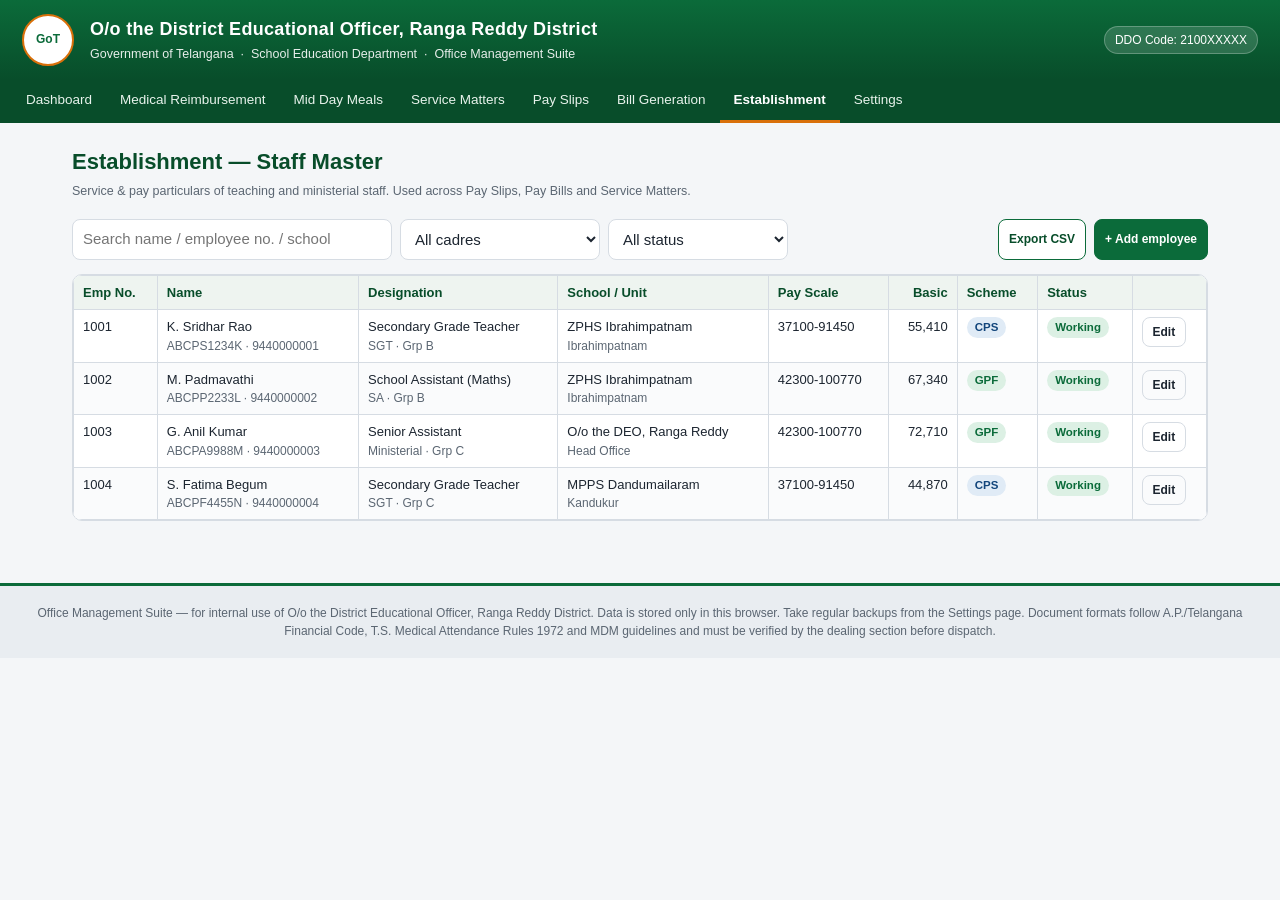
<file: establishment.html>
<!doctype html>
<html lang="en">
<head>
<meta charset="utf-8">
<meta name="viewport" content="width=device-width, initial-scale=1">
<title>Establishment &middot; DEO Telangana Office Suite</title>
<link rel="stylesheet" href="assets/styles.css">
<link rel="stylesheet" href="assets/print.css">
</head>
<body>
<div class="wrap">
  <div class="page-title"><h2>Establishment &mdash; Staff Master</h2></div>
  <div class="crumbs">Service &amp; pay particulars of teaching and ministerial staff. Used across Pay Slips, Pay Bills and Service Matters.</div>

  <div class="pill-filter">
    <input id="q" placeholder="Search name / employee no. / school" style="max-width:320px">
    <select id="fCadre" style="max-width:200px"><option value="">All cadres</option></select>
    <select id="fStatus" style="max-width:180px">
      <option value="">All status</option><option>Working</option><option>On Leave</option>
      <option>Under Suspension</option><option>Transferred</option><option>Retired</option>
    </select>
    <span class="spacer" style="flex:1"></span>
    <button class="btn secondary small" id="btnCsv">Export CSV</button>
    <button class="btn small" id="btnNew">+ Add employee</button>
  </div>

  <div class="table-scroll">
    <table class="data" id="tbl">
      <thead><tr>
        <th>Emp No.</th><th>Name</th><th>Designation</th><th>School / Unit</th>
        <th>Pay Scale</th><th class="num">Basic</th><th>Scheme</th><th>Status</th><th></th>
      </tr></thead>
      <tbody></tbody>
    </table>
  </div>

  <dialog id="dlg">
    <form method="dialog" id="frm">
      <h3 style="margin:0 0 12px;color:var(--gov-green-dark)" id="dlgTitle">Add employee</h3>
      <input type="hidden" name="id">
      <div class="form-row three">
        <div><label>Employee No.</label><input name="empNo" required></div>
        <div><label>Full name (as in service register)</label><input name="name" required></div>
        <div><label>Category</label>
          <select name="category"><option>OC</option><option>BC-A</option><option>BC-B</option><option>BC-C</option><option>BC-D</option><option>BC-E</option><option>SC</option><option>ST</option><option>EWS</option><option>Minority</option></select></div>
      </div>
      <div class="form-row three">
        <div><label>Designation</label><input name="designation" required></div>
        <div><label>Cadre</label>
          <select name="cadre"><option>SGT</option><option>SA</option><option>LFL HM</option><option>Gazetted HM</option><option>Principal</option><option>Lecturer</option><option>Ministerial</option><option>Class-IV</option><option>Other</option></select></div>
        <div><label>Group</label><select name="group"><option>A</option><option>B</option><option>C</option><option>D</option></select></div>
      </div>
      <div class="form-row">
        <div><label>School / Office unit</label><input name="school" required></div>
        <div><label>Mandal</label><input name="mandal"></div>
      </div>
      <div class="form-row three">
        <div><label>Date of birth</label><input type="date" name="dob"></div>
        <div><label>Date of first appointment</label><input type="date" name="doj"></div>
        <div><label>Date of joining (present unit)</label><input type="date" name="doa"></div>
      </div>
      <div class="form-row three">
        <div><label>Pay scale (RPS-2020)</label><input name="scale" placeholder="37100-91450"></div>
        <div><label>Basic pay</label><input type="number" name="basic" min="0" required></div>
        <div><label>HRA %</label><select name="hraPct"><option value="30">30</option><option value="24">24</option><option value="20">20</option><option value="17">17</option><option value="14.5">14.5</option><option value="12">12</option><option value="8">8</option><option value="0">0</option></select></div>
      </div>
      <div class="form-row three">
        <div><label>CCA (₹)</label><input type="number" name="cca" min="0" value="0"></div>
        <div><label>CPS / PRAN No.</label><input name="cpsNo" placeholder="leave blank if GPF"></div>
        <div><label>GPF No.</label><input name="gpfNo" placeholder="leave blank if CPS"></div>
      </div>
      <div class="form-row three">
        <div><label>APGLI monthly (₹)</label><input type="number" name="apgli" min="0" value="0"></div>
        <div><label>PAN</label><input name="pan"></div>
        <div><label>Treasury Employee ID</label><input name="treasuryId"></div>
      </div>
      <div class="form-row three">
        <div><label>Bank</label><input name="bank"></div>
        <div><label>Account No.</label><input name="account"></div>
        <div><label>IFSC</label><input name="ifsc"></div>
      </div>
      <div class="form-row three">
        <div><label>Mobile</label><input name="mobile"></div>
        <div><label>Date of superannuation</label><input type="date" name="retirementDate"></div>
        <div><label>Status</label>
          <select name="status"><option>Working</option><option>On Leave</option><option>Under Suspension</option><option>Transferred</option><option>Retired</option></select></div>
      </div>
      <div class="btn-row">
        <button class="btn" value="save" id="btnSave">Save</button>
        <button class="btn ghost" value="cancel" formnovalidate>Cancel</button>
        <span style="flex:1"></span>
        <button class="btn danger" value="delete" id="btnDel" formnovalidate type="button">Delete</button>
      </div>
    </form>
  </dialog>
</div>

<script src="assets/app.js"></script>
<script>
(function(){
  const A = window.App, DB = A.DB;
  A.chrome("establishment.html");
  const tbody = A.$("#tbl tbody");
  const dlg = A.$("#dlg"), frm = A.$("#frm");

  const cadres = [...new Set(DB.employees.map(e=>e.cadre))].sort();
  A.$("#fCadre").insertAdjacentHTML("beforeend", cadres.map(c=>`<option>${c}</option>`).join(""));

  function list(){
    const q = A.$("#q").value.toLowerCase();
    const fc = A.$("#fCadre").value, fs = A.$("#fStatus").value;
    let rows = DB.employees.filter(e=>{
      if(fc && e.cadre!==fc) return false;
      if(fs && e.status!==fs) return false;
      if(q && !(e.name+" "+e.empNo+" "+e.school).toLowerCase().includes(q)) return false;
      return true;
    });
    if(!rows.length){ tbody.innerHTML = `<tr><td colspan="9" class="empty">No matching employees.</td></tr>`; return; }
    tbody.innerHTML = rows.map(e=>`
      <tr>
        <td>${A.esc(e.empNo)}</td>
        <td>${A.esc(e.name)}<div class="small muted">${A.esc(e.pan||"")} &middot; ${A.esc(e.mobile||"")}</div></td>
        <td>${A.esc(e.designation)}<div class="small muted">${A.esc(e.cadre)} &middot; Grp ${A.esc(e.group||"-")}</div></td>
        <td>${A.esc(e.school)}<div class="small muted">${A.esc(e.mandal||"")}</div></td>
        <td>${A.esc(e.scale||"-")}</td>
        <td class="num">${A.num(e.basic)}</td>
        <td>${(e.cpsNo&&!e.gpfNo)?'<span class="badge blue">CPS</span>':'<span class="badge green">GPF</span>'}</td>
        <td><span class="badge ${e.status==="Working"?"green":e.status==="Retired"?"grey":"amber"}">${A.esc(e.status)}</span></td>
        <td><button class="btn ghost small" data-edit="${e.id}">Edit</button></td>
      </tr>`).join("");
    tbody.querySelectorAll("[data-edit]").forEach(b=>b.onclick=()=>open(b.dataset.edit));
  }

  function open(id){
    const e = id ? DB.employees.find(x=>x.id===id) : null;
    A.$("#dlgTitle").textContent = e ? "Edit — "+e.name : "Add employee";
    A.$("#btnDel").style.display = e ? "" : "none";
    frm.reset();
    if(e) for(const k in e){ const f = frm.elements[k]; if(f) f.value = e[k]; }
    frm.elements.id.value = e ? e.id : "";
    dlg.showModal();
  }

  A.$("#btnNew").onclick = ()=>open(null);
  A.$("#btnDel").onclick = ()=>{
    const id = frm.elements.id.value;
    if(!id) return;
    if(!A.confirmBox("Remove this employee from the master? Existing bills already generated are not affected.")) return;
    A.commit(db=>{ db.employees = db.employees.filter(x=>x.id!==id); });
    dlg.close(); list(); A.toast("Employee removed");
  };

  frm.addEventListener("submit",(ev)=>{
    if(ev.submitter && ev.submitter.value!=="save") return;
    const o = A.formData(frm);
    o.hraPct = Number(o.hraPct); o.cca = Number(o.cca)||0; o.basic = Number(o.basic)||0;
    A.commit(db=>{
      if(o.id){ const i = db.employees.findIndex(x=>x.id===o.id); db.employees[i] = Object.assign(db.employees[i], o); }
      else { o.id = A.uid("E"); db.employees.push(o); }
    });
    list(); A.toast("Saved","ok");
  });

  A.$("#btnCsv").onclick = ()=>{
    const head = ["EmpNo","Name","Designation","Cadre","School","Mandal","DOB","DOJ","Scale","Basic","HRA%","Scheme","PAN","TreasuryID","Bank","Account","IFSC","Status"];
    const rows = DB.employees.map(e=>[e.empNo,e.name,e.designation,e.cadre,e.school,e.mandal,e.dob,e.doj,e.scale,e.basic,e.hraPct,(e.cpsNo&&!e.gpfNo)?"CPS":"GPF",e.pan,e.treasuryId,e.bank,e.account,e.ifsc,e.status]);
    A.downloadFile("establishment-"+A.today()+".csv", A.toCSV([head,...rows]), "text/csv");
  };

  ["q","fCadre","fStatus"].forEach(id=>A.$("#"+id).addEventListener("input",list));
  list();
})();
</script>
</body>
</html>
</file>
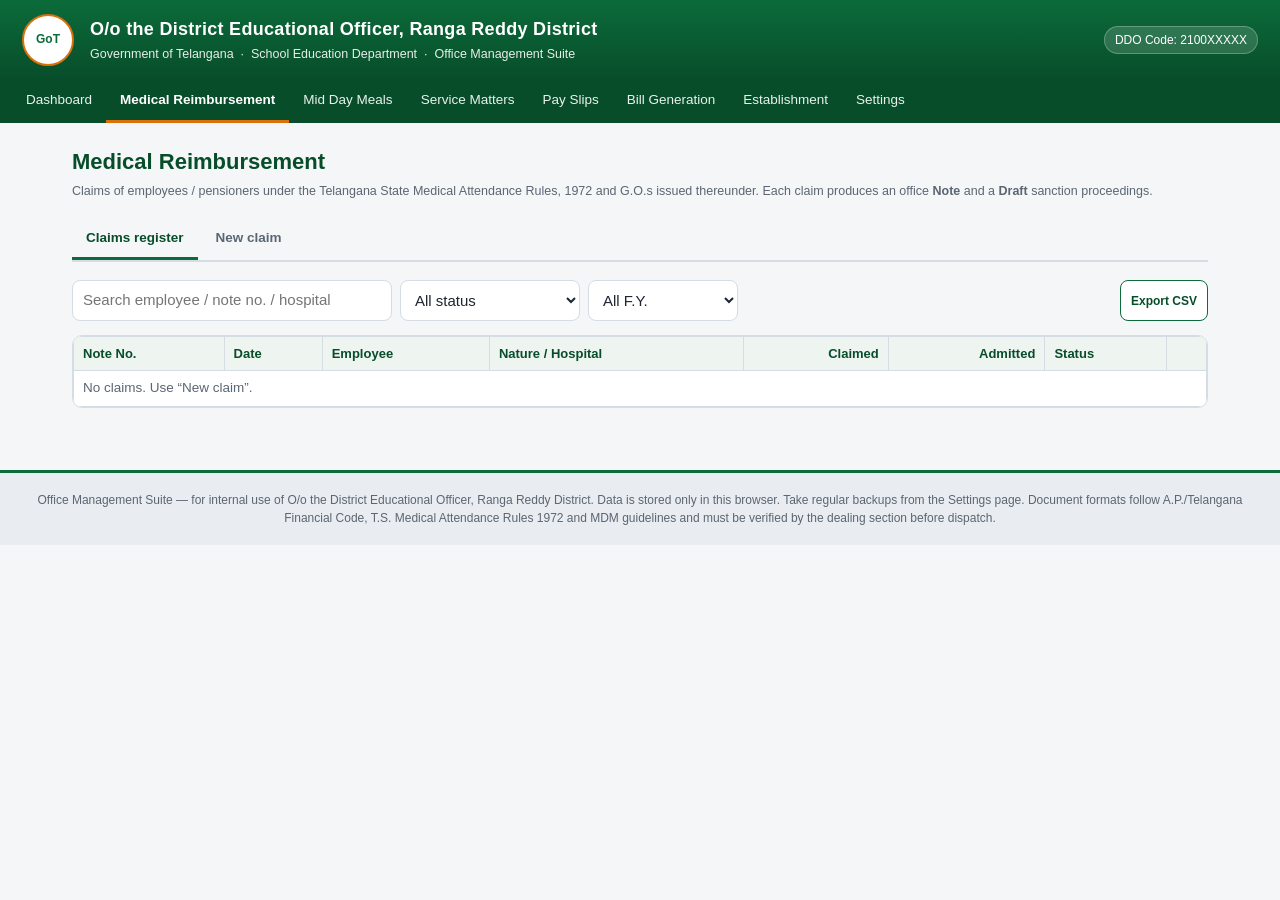
<file: medical-bills.html>
<!doctype html>
<html lang="en">
<head>
<meta charset="utf-8">
<meta name="viewport" content="width=device-width, initial-scale=1">
<title>Medical Reimbursement &middot; DEO Telangana Office Suite</title>
<link rel="stylesheet" href="assets/styles.css">
<link rel="stylesheet" href="assets/print.css">
</head>
<body>
<div class="wrap">
  <div class="page-title"><h2>Medical Reimbursement</h2></div>
  <div class="crumbs">Claims of employees / pensioners under the Telangana State Medical Attendance Rules, 1972 and G.O.s issued thereunder. Each claim produces an office <b>Note</b> and a <b>Draft</b> sanction proceedings.</div>

  <div class="tabs">
    <button data-v="list" class="active">Claims register</button>
    <button data-v="new">New claim</button>
  </div>

  <!-- ================= LIST ================= -->
  <section id="v-list">
    <div class="pill-filter">
      <input id="q" placeholder="Search employee / note no. / hospital" style="max-width:320px">
      <select id="fStatus" style="max-width:180px">
        <option value="">All status</option><option>Draft</option><option>Submitted</option>
        <option>Sanctioned</option><option>Returned</option><option>Paid</option>
      </select>
      <select id="fFy" style="max-width:150px"><option value="">All F.Y.</option></select>
      <span style="flex:1"></span>
      <button class="btn secondary small" id="btnCsv">Export CSV</button>
    </div>
    <div class="table-scroll">
      <table class="data" id="tbl">
        <thead><tr>
          <th>Note No.</th><th>Date</th><th>Employee</th><th>Nature / Hospital</th>
          <th class="num">Claimed</th><th class="num">Admitted</th><th>Status</th><th></th>
        </tr></thead><tbody></tbody>
      </table>
    </div>
  </section>

  <!-- ================= NEW / EDIT ================= -->
  <section id="v-new" style="display:none">
    <div class="card">
      <form id="frm">
        <input type="hidden" name="id">
        <div class="form-row three">
          <div><label>Employee</label><select name="empId" id="empId" required></select></div>
          <div><label>Claim of</label>
            <select name="claimant"><option>Self</option><option>Spouse</option><option>Dependent son</option><option>Dependent daughter</option><option>Dependent parent</option></select></div>
          <div><label>Date of claim / receipt</label><input type="date" name="date" required></div>
        </div>
        <div class="form-row three">
          <div><label>Nature of treatment</label><input name="nature" placeholder="e.g. Coronary Angiogram &amp; Angioplasty" required></div>
          <div><label>Treatment type</label>
            <select name="ttype"><option>In-patient (hospitalisation)</option><option>Out-patient / Domiciliary</option><option>Emergency</option><option>Chronic / OP (notified disease)</option><option>Investigations / Diagnostics</option></select></div>
          <div><label>Hospital category</label>
            <select name="hospCat"><option>Government Hospital</option><option>Referred (NIMS / referral)</option><option>Empanelled / Network hospital</option><option>Non-empanelled (emergency)</option><option>Other Govt. recognised</option></select></div>
        </div>
        <div class="form-row">
          <div><label>Name &amp; place of hospital</label><input name="hospital" required></div>
          <div><label>Period of treatment</label><input name="period" placeholder="from &hellip; to &hellip;"></div>
        </div>
        <div class="form-row three">
          <div><label>Amount claimed (₹)</label><input type="number" name="claimed" min="0" step="0.01" required></div>
          <div><label>Amount admissible / passed (₹)</label><input type="number" name="admitted" min="0" step="0.01" required></div>
          <div><label>Amount disallowed (₹)</label><input name="disallowed" readonly class="muted"></div>
        </div>
        <div class="form-row">
          <div><label>Head of account</label><input name="head" value="2202-01-800-04 / Reimbursement of Medical charges"></div>
          <div><label>Ref. of Essentiality &amp; Emergency certificates</label><input name="ecref" placeholder="EC No. / date, EMC No. / date"></div>
        </div>
        <div class="form-row">
          <div><label>Reference / sanction authority G.O.s cited</label>
            <textarea name="gos">1. G.O.Ms.No.74, HM&amp;FW (K1) Dept., dt. 15-03-2005 (rates).
2. G.O.Ms.No.87, HM&amp;FW Dept., dt. 03-04-2018 (revised procedure).
3. Rule 7 &amp; Annexure-II of T.S.M.A. Rules, 1972.</textarea></div>
          <div><label>Enclosures received (one per line)</label>
            <textarea name="encl">Application in prescribed proforma
Essentiality Certificate (Form-B)
Emergency Certificate (where applicable)
Discharge summary / case sheet
Original bills, vouchers &amp; cash receipts
Prescriptions and investigation reports
Referral letter (if referred)
Cancelled cheque leaf / pass-book copy</textarea></div>
        </div>
        <div class="form-row three">
          <div><label>Dealing Assistant</label><input name="da" value="Superintendent (Cash / Estt.)"></div>
          <div><label>Checked by</label><input name="checker" value="Administrative Officer"></div>
          <div><label>Sanctioning authority</label><input name="authority" value="District Educational Officer"></div>
        </div>
        <div class="form-row one">
          <div><label>Assistant's remarks in the Note (admissibility check)</label>
            <textarea name="remarks">The claim has been checked with reference to the enclosures. The treatment pertains to a notified ailment / hospitalisation and the hospital falls under the category noted above. Rates claimed are within the ceiling prescribed in the G.O.s cited. The amount is admissible as worked out above and may be sanctioned.</textarea></div>
        </div>
        <div class="btn-row">
          <button class="btn" type="submit">Save claim</button>
          <button class="btn ghost" type="button" id="btnCancel">Cancel</button>
        </div>
      </form>
    </div>
  </section>

  <!-- ================= RECORD (Details / Note / Draft) ================= -->
  <section id="v-rec" style="display:none">
    <button class="btn ghost small no-print" id="backBtn">&larr; Back to register</button>
    <div class="tabs" style="margin-top:12px">
      <button data-r="det" class="active">Details</button>
      <button data-r="note">Note (File noting)</button>
      <button data-r="draft">Draft (Proceedings)</button>
    </div>

    <div id="r-det" class="tab-panel active"></div>

    <div id="r-note" class="tab-panel">
      <div class="doc-toolbar no-print">
        <select id="noteStatus" class="no-print" style="max-width:190px">
          <option>Draft</option><option>Submitted</option><option>Sanctioned</option><option>Returned</option><option>Paid</option>
        </select>
        <button class="btn secondary small" id="btnPrintNote">Print / PDF</button>
      </div>
      <div class="doc" id="noteDoc"></div>
    </div>

    <div id="r-draft" class="tab-panel">
      <div class="doc-toolbar no-print">
        <button class="btn secondary small" id="btnPrintDraft">Print / PDF</button>
      </div>
      <div class="doc" id="draftDoc"></div>
    </div>
  </section>
</div>

<script src="assets/app.js"></script>
<script>
(function(){
  const A = window.App, DB = A.DB;
  A.chrome("medical-bills.html");
  const M = DB.meta;

  /* ---------- view switching ---------- */
  const views = { list:A.$("#v-list"), new:A.$("#v-new"), rec:A.$("#v-rec") };
  function show(v){ for(const k in views) views[k].style.display = k===v?"":"none"; }
  A.$$(".tabs button[data-v]").forEach(b=>b.onclick=()=>{
    A.$$(".tabs button[data-v]").forEach(x=>x.classList.toggle("active",x===b));
    if(b.dataset.v==="new"){ resetForm(); show("new"); } else { render(); show("list"); }
  });

  /* ---------- employee dropdown ---------- */
  A.$("#empId").innerHTML = DB.employees.map(e=>`<option value="${e.id}">${A.esc(e.empNo)} — ${A.esc(e.name)}, ${A.esc(e.designation)}, ${A.esc(e.school)}</option>`).join("");

  /* ---------- FY filter ---------- */
  const fys = [...new Set(DB.medicalBills.map(b=>A.fyOf(b.date)))].sort().reverse();
  A.$("#fFy").insertAdjacentHTML("beforeend", fys.map(f=>`<option>${f}</option>`).join(""));

  /* ---------- list ---------- */
  function render(){
    const q=A.$("#q").value.toLowerCase(), fs=A.$("#fStatus").value, ff=A.$("#fFy").value;
    let rows = DB.medicalBills.slice().sort((a,b)=>String(b.date).localeCompare(a.date));
    rows = rows.filter(b=>{
      if(fs && b.status!==fs) return false;
      if(ff && A.fyOf(b.date)!==ff) return false;
      if(q && !((b.empName+" "+b.noteNo+" "+b.hospital+" "+b.nature).toLowerCase().includes(q))) return false;
      return true;
    });
    const tb=A.$("#tbl tbody");
    if(!rows.length){ tb.innerHTML=`<tr><td colspan="8" class="empty">No claims. Use “New claim”.</td></tr>`; return; }
    tb.innerHTML = rows.map(b=>`
      <tr>
        <td>${A.esc(b.noteNo)}</td><td>${A.fmtDate(b.date)}</td>
        <td>${A.esc(b.empName)}<div class="small muted">${A.esc(b.claimant)}</div></td>
        <td>${A.esc(b.nature)}<div class="small muted">${A.esc(b.hospital)}</div></td>
        <td class="num">${A.money(b.claimed)}</td><td class="num">${A.money(b.admitted)}</td>
        <td><span class="badge ${badge(b.status)}">${b.status}</span></td>
        <td><button class="btn ghost small" data-open="${b.id}">Open</button></td>
      </tr>`).join("");
    tb.querySelectorAll("[data-open]").forEach(x=>x.onclick=()=>openRec(x.dataset.open));
  }
  function badge(s){ return s==="Sanctioned"||s==="Paid"?"green":s==="Returned"?"red":s==="Submitted"?"amber":"grey"; }
  function refList(s){
    return A.esc(s||"").split("\n").map(l=>l.trim()).filter(Boolean)
      .map((l,i)=>/^\d+[.)]/.test(l)?l:(i+1)+". "+l).join("<br>");
  }
  ["q","fStatus","fFy"].forEach(id=>A.$("#"+id).addEventListener("input",render));

  /* ---------- form ---------- */
  const frm=A.$("#frm");
  function resetForm(){ frm.reset(); frm.elements.id.value=""; frm.elements.date.value=A.today(); calcDisallowed(); }
  function calcDisallowed(){
    const c=Number(frm.elements.claimed.value||0), a=Number(frm.elements.admitted.value||0);
    frm.elements.disallowed.value = (c-a).toFixed(2);
  }
  frm.elements.claimed.addEventListener("input",calcDisallowed);
  frm.elements.admitted.addEventListener("input",calcDisallowed);
  A.$("#btnCancel").onclick=()=>{ render(); show("list"); A.$$(".tabs button[data-v]")[0].classList.add("active"); A.$$(".tabs button[data-v]")[1].classList.remove("active"); };

  frm.addEventListener("submit",(e)=>{
    e.preventDefault();
    const o=A.formData(frm);
    const emp=DB.employees.find(x=>x.id===o.empId);
    o.empName=emp?emp.name:""; o.empDesig=emp?emp.designation:""; o.empSchool=emp?emp.school:"";
    o.disallowed=Number(o.claimed)-Number(o.admitted);
    A.commit(db=>{
      if(o.id){ const i=db.medicalBills.findIndex(x=>x.id===o.id); o.noteNo=db.medicalBills[i].noteNo; o.status=db.medicalBills[i].status; db.medicalBills[i]=Object.assign(db.medicalBills[i],o); }
      else{
        const n=A.nextCounter("medicalNote");
        o.id=A.uid("MED"); o.status="Draft";
        o.noteNo=`Rc.No. ${n}/${new Date(o.date).getFullYear()}/Med-DEO/${M.district.split(" ")[0].slice(0,2).toUpperCase()}`;
        db.medicalBills.push(o);
      }
    });
    A.toast("Claim saved","ok");
    openRec(o.id);
  });

  /* ---------- record view ---------- */
  let cur=null;
  A.$("#backBtn").onclick=()=>{ render(); show("list"); };
  A.$$(".tabs button[data-r]").forEach(b=>b.onclick=()=>{
    A.$$(".tabs button[data-r]").forEach(x=>x.classList.toggle("active",x===b));
    A.$$("#v-rec .tab-panel").forEach(p=>p.classList.remove("active"));
    A.$("#r-"+b.dataset.r).classList.add("active");
  });

  function openRec(id){
    cur=DB.medicalBills.find(x=>x.id===id); if(!cur) return;
    show("rec");
    A.$$(".tabs button[data-v]").forEach(x=>x.classList.remove("active"));
    A.$$(".tabs button[data-r]").forEach((x,i)=>x.classList.toggle("active",i===0));
    A.$$("#v-rec .tab-panel").forEach((p,i)=>p.classList.toggle("active",i===0));
    A.$("#noteStatus").value=cur.status;
    detail(); noteDoc(); draftDoc();
  }

  A.$("#noteStatus").addEventListener("change",e=>{
    A.commit(db=>{ db.medicalBills.find(x=>x.id===cur.id).status=e.target.value; });
    cur.status=e.target.value; noteDoc(); draftDoc(); A.toast("Status updated");
  });

  function detail(){
    const b=cur;
    A.$("#r-det").innerHTML=`
      <div class="card">
        <div class="inline" style="justify-content:space-between">
          <h3 style="margin:0">${A.esc(b.noteNo)}</h3>
          <span class="badge ${badge(b.status)}">${b.status}</span>
        </div>
        <div class="divider"></div>
        <div class="grid cols-3">
          ${kv("Employee",b.empName+", "+b.empDesig)}
          ${kv("Unit / School",b.empSchool)}
          ${kv("Claim of",b.claimant)}
          ${kv("Nature of treatment",b.nature)}
          ${kv("Treatment type",b.ttype)}
          ${kv("Hospital category",b.hospCat)}
          ${kv("Hospital",b.hospital)}
          ${kv("Period",b.period||"—")}
          ${kv("Head of account",b.head)}
          ${kv("Amount claimed",A.money(b.claimed))}
          ${kv("Amount admitted",A.money(b.admitted))}
          ${kv("Amount disallowed",A.money(b.disallowed))}
          ${kv("EC / EMC ref.",b.ecref||"—")}
        </div>
        <div class="btn-row">
          <button class="btn secondary small" id="edit">Edit claim</button>
          <button class="btn small" id="toBill">Send to Bill Generation</button>
          <button class="btn danger small" id="del">Delete</button>
        </div>
      </div>`;
    A.$("#edit").onclick=()=>{
      resetForm();
      for(const k in b){ const f=frm.elements[k]; if(f) f.value=b[k]; }
      calcDisallowed(); show("new");
    };
    A.$("#del").onclick=()=>{
      if(!A.confirmBox("Delete this claim and its Note/Draft?")) return;
      A.commit(db=>{ db.medicalBills=db.medicalBills.filter(x=>x.id!==b.id); });
      render(); show("list"); A.toast("Deleted");
    };
    A.$("#toBill").onclick=()=>{
      A.commit(db=>{
        const v=A.nextCounter("billVoucher");
        db.bills.push({
          id:A.uid("BILL"), date:A.today(), voucherNo:"V-"+v+"/"+A.fyOf(),
          type:"Medical Reimbursement", title:"Medical reimbursement — "+b.empName+" ("+b.nature+")",
          payee:b.empName, head:b.head, gross:Number(b.admitted), deductions:0, net:Number(b.admitted),
          status:"Prepared", sourceRef:b.noteNo, narration:"Reimbursement of medical charges sanctioned in "+b.noteNo
        });
      });
      A.toast("Bill created in Bill Generation","ok");
    };
  }
  function kv(k,v){ return `<div><label>${k}</label><div>${A.esc(v)}</div></div>`; }

  /* ---------- NOTE document ---------- */
  function noteDoc(){
    const b=cur;
    const encl=(b.encl||"").split("\n").filter(Boolean);
    A.$("#noteDoc").innerHTML=`
      <div class="doc-head">
        <h3>${A.esc(M.office).toUpperCase()}, ${A.esc(M.district).toUpperCase()}</h3>
        <p>OFFICE NOTE &mdash; MEDICAL REIMBURSEMENT</p>
      </div>
      <hr>
      <div class="ref-line"><span><b>File / Rc. No.:</b> ${A.esc(b.noteNo)}</span><span><b>Date:</b> ${A.fmtDate(b.date)}</span></div>
      <div class="ref-line"><span><b>Section:</b> Cash / Establishment</span><span><b>Status:</b> ${b.status}</span></div>
      <div class="subject"><b>Sub:</b> Estt. &mdash; Medical Reimbursement &mdash; Claim of Sri/Smt. <b>${A.esc(b.empName)}</b>, ${A.esc(b.empDesig)}, ${A.esc(b.empSchool)} &mdash; towards ${A.esc(b.claimant.toLowerCase())} &mdash; ${A.esc(b.nature)} &mdash; Reg.</div>
      <div class="subject"><b>Ref:</b><br>${refList(b.gos)}</div>
      <hr>
      <div class="noting">
        <div class="para">The individual noted in the subject cited has submitted an application dated ${A.fmtDate(b.date)} claiming reimbursement of medical expenditure of <b>${A.money(b.claimed)}</b> incurred on ${A.esc(b.ttype.toLowerCase())} at <b>${A.esc(b.hospital)}</b> (${A.esc(b.hospCat)})${b.period?(" during the period "+A.esc(b.period)):""} for treatment of <b>${A.esc(b.nature)}</b>.</div>
        <div class="para">The following documents have been received and placed in the file:</div>
        <table class="doc-tbl"><thead><tr><th style="width:38px">Sl.</th><th>Enclosure</th></tr></thead>
        <tbody>${encl.map((e,i)=>`<tr><td>${i+1}</td><td>${A.esc(e)}</td></tr>`).join("")}</tbody></table>
        <div class="para"><b>Admissibility examined:</b> ${A.esc(b.remarks||"")}</div>
        <table class="doc-tbl">
          <tbody>
          <tr><td>Amount claimed</td><td class="right">${A.money(b.claimed)}</td></tr>
          <tr><td>Amount disallowed (rates / non-admissible items)</td><td class="right">${A.money(b.disallowed)}</td></tr>
          <tr><td><b>Amount admitted for reimbursement</b></td><td class="right"><b>${A.money(b.admitted)}</b></td></tr>
          <tr><td>Amount in words</td><td class="right">${A.esc(A.amountInWords(b.admitted))}</td></tr>
          <tr><td>Head of account</td><td class="right">${A.esc(b.head)}</td></tr>
          </tbody>
        </table>
        <div class="para">The expenditure is debitable to the head of account noted above and funds are available. There is no previous claim pending for the same treatment. The claim is in order.</div>
        <div class="para"><b>Submitted for orders.</b> A draft sanction proceedings is put up. If approved, the same may be issued and the bill drawn and remitted to the individual's bank account through the Treasury.</div>
      </div>
      <div class="sign-block">
        <div>${A.esc(b.da||"Superintendent")}</div>
      </div>
      <div class="noting" style="margin-top:26px">
        <div class="para"><b>A.O. / Checked by:</b> Verified. Placed for orders. &mdash; ${A.esc(b.checker||"Administrative Officer")}</div>
        <div class="para"><b>Orders of the ${A.esc(b.authority||"District Educational Officer")}:</b> Sanctioned for <b>${A.money(b.admitted)}</b>. Issue proceedings.</div>
      </div>
      <div class="sign-block"><div class="desig">${A.esc(b.authority||"District Educational Officer")}</div><div>${A.esc(M.district)}</div></div>`;
  }

  /* ---------- DRAFT proceedings ---------- */
  function draftDoc(){
    const b=cur;
    const pno = b.procNo || null;
    A.$("#draftDoc").innerHTML=`
      <div class="doc-head">
        <p>DRAFT &nbsp;/&nbsp; PROCEEDINGS OF THE ${A.esc(M.officer).toUpperCase()}, ${A.esc(M.district).toUpperCase()}</p>
        <p><b>Present:</b> Sri/Smt. ____________________</p>
      </div>
      <hr>
      <div class="ref-line"><span><b>Proc. Rc. No.:</b> ${A.esc(b.noteNo)}</span><span><b>Dated:</b> ${A.fmtDate(A.today())}</span></div>
      <div class="subject"><b>Sub:</b> Establishment &mdash; Medical Reimbursement &mdash; Sri/Smt. ${A.esc(b.empName)}, ${A.esc(b.empDesig)}, ${A.esc(b.empSchool)} &mdash; Reimbursement of medical expenses of ${A.money(b.admitted)} towards ${A.esc(b.claimant.toLowerCase())} &mdash; Sanctioned &mdash; Orders &mdash; Issued.</div>
      <div class="subject"><b>Ref:</b><br>${refList(b.gos)}<br>${A.esc(b.gos||"").split("\n").filter(Boolean).length+1}. Application of the individual dated ${A.fmtDate(b.date)}.</div>
      <hr>
      <div class="body">
        <p><b>ORDER:</b></p>
        <p>In the reference cited, Sri/Smt. <b>${A.esc(b.empName)}</b>, ${A.esc(b.empDesig)}, ${A.esc(b.empSchool)}, has applied for reimbursement of medical expenses incurred on treatment of <b>${A.esc(b.nature)}</b> ${b.period?("during "+A.esc(b.period)+" "):""}at <b>${A.esc(b.hospital)}</b> (${A.esc(b.hospCat)}).</p>
        <p>The claim has been examined with reference to the Telangana State Medical Attendance Rules, 1972 and the orders issued in the G.O.s cited. The Essentiality Certificate and other prescribed documents are on record. The amount claimed is ${A.money(b.claimed)}, of which ${A.money(b.disallowed)} is not admissible and the balance is in order.</p>
        <p>The ${A.esc(M.officer)}, ${A.esc(M.district)}, hereby <b>accords sanction</b> for reimbursement of medical charges of <b>${A.money(b.admitted)}</b> (${A.esc(A.amountInWords(b.admitted))}) to Sri/Smt. ${A.esc(b.empName)}.</p>
        <table class="doc-tbl">
          <tr><td style="width:55%">Amount sanctioned for reimbursement</td><td class="right">${A.money(b.admitted)}</td></tr>
          <tr><td>Head of account to which the expenditure is debitable</td><td class="right">${A.esc(b.head)}</td></tr>
          <tr><td>Financial Year</td><td class="right">${A.fyOf(b.date)}</td></tr>
        </table>
        <p>The Drawing &amp; Disbursing Officer is directed to draw the amount in the medical reimbursement bill and disburse it to the individual by credit to the bank account recorded in the establishment. The paid vouchers and the office copy of this proceedings shall be retained for audit.</p>
        <p>This order is issued with the concurrence of the Drawing &amp; Disbursing Officer and subject to the usual audit checks.</p>
      </div>
      <div class="sign-block"><div class="desig">${A.esc(M.officer)}</div><div>${A.esc(M.district)}</div></div>
      <div class="tolist">
        <b>To</b><br>
        The individual through the Headmaster / Office concerned.<br>
        The Drawing &amp; Disbursing Officer / Cash Section.<br>
        Copy submitted to the ${A.esc(M.treasury)} for information.<br>
        Stock file / Spare.
      </div>`;
  }

  A.$("#btnPrintNote").onclick=()=>window.print();
  A.$("#btnPrintDraft").onclick=()=>window.print();

  /* ---------- CSV ---------- */
  A.$("#btnCsv").onclick=()=>{
    const head=["NoteNo","Date","Employee","Designation","School","ClaimOf","Nature","Hospital","HospitalCat","Claimed","Admitted","Disallowed","Head","Status"];
    const rows=DB.medicalBills.map(b=>[b.noteNo,b.date,b.empName,b.empDesig,b.empSchool,b.claimant,b.nature,b.hospital,b.hospCat,b.claimed,b.admitted,b.disallowed,b.head,b.status]);
    A.downloadFile("medical-claims-"+A.today()+".csv",A.toCSV([head,...rows]),"text/csv");
  };

  resetForm(); render();
})();
</script>
</body>
</html>
</file>
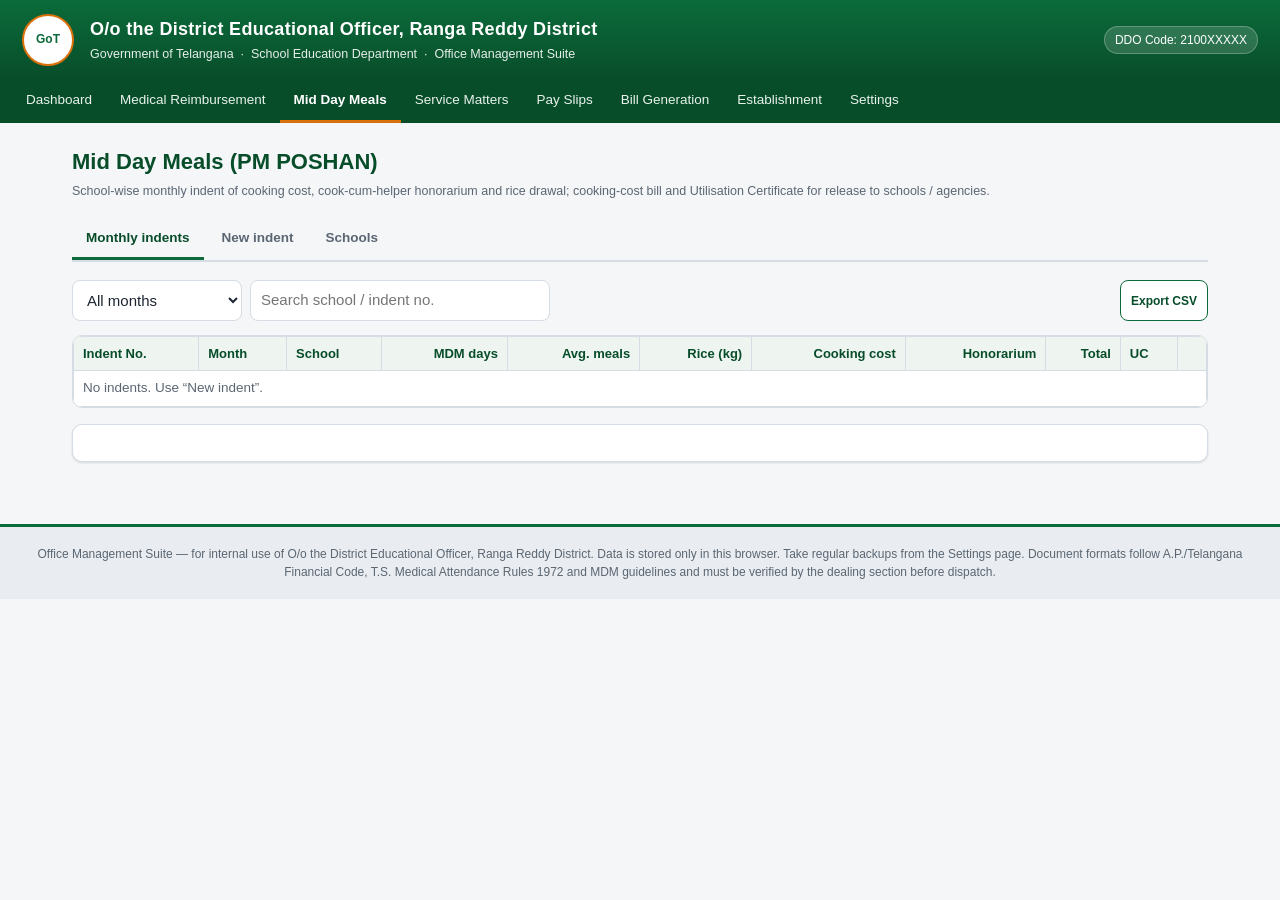
<file: mid-day-meals.html>
<!doctype html>
<html lang="en">
<head>
<meta charset="utf-8">
<meta name="viewport" content="width=device-width, initial-scale=1">
<title>Mid Day Meals &middot; DEO Telangana Office Suite</title>
<link rel="stylesheet" href="assets/styles.css">
<link rel="stylesheet" href="assets/print.css">
</head>
<body>
<div class="wrap">
  <div class="page-title"><h2>Mid Day Meals (PM POSHAN)</h2></div>
  <div class="crumbs">School-wise monthly indent of cooking cost, cook-cum-helper honorarium and rice drawal; cooking-cost bill and Utilisation Certificate for release to schools / agencies.</div>

  <div class="tabs">
    <button data-v="list" class="active">Monthly indents</button>
    <button data-v="new">New indent</button>
    <button data-v="schools">Schools</button>
  </div>

  <!-- ============ LIST ============ -->
  <section id="v-list">
    <div class="pill-filter">
      <select id="fMonth" style="max-width:170px"><option value="">All months</option></select>
      <input id="q" placeholder="Search school / indent no." style="max-width:300px">
      <span style="flex:1"></span>
      <button class="btn secondary small" id="btnCsv">Export CSV</button>
    </div>
    <div class="table-scroll">
      <table class="data" id="tbl"><thead><tr>
        <th>Indent No.</th><th>Month</th><th>School</th><th class="num">MDM days</th>
        <th class="num">Avg. meals</th><th class="num">Rice (kg)</th><th class="num">Cooking cost</th>
        <th class="num">Honorarium</th><th class="num">Total</th><th>UC</th><th></th>
      </tr></thead><tbody></tbody></table>
    </div>
    <div class="card" id="totals" style="margin-top:16px"></div>
  </section>

  <!-- ============ NEW ============ -->
  <section id="v-new" style="display:none">
    <div class="card">
      <form id="frm">
        <input type="hidden" name="id">
        <div class="form-row three">
          <div><label>School</label><select name="schoolId" id="schoolId" required></select></div>
          <div><label>Month</label><input type="month" name="month" required></div>
          <div><label>No. of MDM serving days</label><input type="number" name="days" min="0" max="31" value="24" required></div>
        </div>
        <div class="form-row three">
          <div><label>Primary (I-V) — avg. children availed / day</label><input type="number" name="pAvg" min="0" value="0"></div>
          <div><label>Upper Primary (VI-VIII) — avg. children availed / day</label><input type="number" name="uAvg" min="0" value="0"></div>
          <div><label>No. of Cook-cum-Helpers</label><input type="number" name="cch" min="0" value="1"></div>
        </div>
        <div class="form-row three">
          <div><label>Opening rice balance (kg)</label><input type="number" name="riceOpen" min="0" step="0.001" value="0"></div>
          <div><label>Rice received from MLS point (kg)</label><input type="number" name="riceRecd" min="0" step="0.001" value="0"></div>
          <div><label>Cooking-cost opening balance (₹)</label><input type="number" name="costOpen" min="0" step="0.01" value="0"></div>
        </div>
        <div class="divider"></div>
        <div class="small muted">Rates in force (edit in <a href="settings.html">Settings</a>): Primary cooking cost <b id="rP"></b>/child/day, Upper Primary <b id="rU"></b>/child/day, rice <b id="rRP"></b> g (P) &amp; <b id="rRU"></b> g (UP) per child per day, CCH honorarium <b id="rH"></b>/month.</div>
        <div class="btn-row">
          <button class="btn" type="submit">Compute &amp; save indent</button>
          <button class="btn ghost" type="button" id="btnCancel">Cancel</button>
        </div>
      </form>
    </div>
    <div class="card" id="preview" style="margin-top:14px;display:none"></div>
  </section>

  <!-- ============ SCHOOLS ============ -->
  <section id="v-schools" style="display:none">
    <div class="pill-filter"><span style="flex:1"></span><button class="btn small" id="btnNewSchool">+ Add school</button></div>
    <div class="table-scroll">
      <table class="data" id="stbl"><thead><tr>
        <th>UDISE</th><th>School</th><th>Mandal</th><th>Category</th><th class="num">Enrolment</th><th>Cooking agency / SHG</th><th></th>
      </tr></thead><tbody></tbody></table>
    </div>
    <dialog id="sdlg"><form method="dialog" id="sfrm">
      <h3 style="margin:0 0 12px;color:var(--gov-green-dark)">School</h3>
      <input type="hidden" name="id">
      <div class="form-row"><div><label>UDISE code</label><input name="udise" required></div><div><label>School name</label><input name="name" required></div></div>
      <div class="form-row three">
        <div><label>Mandal</label><input name="mandal"></div>
        <div><label>Category</label><select name="category"><option>Primary</option><option>Upper Primary</option><option>Primary + Upper Primary</option><option>High (VI-VIII MDM)</option></select></div>
        <div><label>Enrolment</label><input type="number" name="enrol" min="0"></div>
      </div>
      <div class="form-row one"><div><label>Cooking agency / SHG / CCH group</label><input name="cook"></div></div>
      <div class="btn-row">
        <button class="btn" value="save">Save</button>
        <button class="btn ghost" value="cancel" formnovalidate>Cancel</button>
        <span style="flex:1"></span>
        <button class="btn danger" type="button" id="sDel" formnovalidate>Delete</button>
      </div>
    </form></dialog>
  </section>

  <!-- ============ RECORD ============ -->
  <section id="v-rec" style="display:none">
    <button class="btn ghost small no-print" id="backBtn">&larr; Back</button>
    <div class="tabs" style="margin-top:12px">
      <button data-r="det" class="active">Details</button>
      <button data-r="bill">Cooking-cost bill / Indent</button>
      <button data-r="uc">Utilisation Certificate</button>
    </div>
    <div id="r-det" class="tab-panel active"></div>
    <div id="r-bill" class="tab-panel">
      <div class="doc-toolbar no-print"><button class="btn secondary small" id="btnPrintBill">Print / PDF</button></div>
      <div class="doc" id="billDoc"></div>
    </div>
    <div id="r-uc" class="tab-panel">
      <div class="doc-toolbar no-print">
        <label class="no-print" style="display:flex;align-items:center;gap:6px;font-weight:600">
          <input type="checkbox" id="ucFiled" style="width:auto"> UC filed
        </label>
        <button class="btn secondary small" id="btnPrintUc">Print / PDF</button>
      </div>
      <div class="doc" id="ucDoc"></div>
    </div>
  </section>
</div>

<script src="assets/app.js"></script>
<script>
(function(){
  const A=window.App, DB=DB0(); function DB0(){return window.App.DB;}
  A.chrome("mid-day-meals.html");
  const M=DB.meta;

  /* ---- rates ---- */
  function mdmRates(){
    return Object.assign({ pCost:5.45, uCost:8.17, pRice:100, uRice:150, cchHon:1000 }, (M.rates&&M.rates.mdm)||{});
  }
  const R=mdmRates();
  A.$("#rP").textContent="₹"+R.pCost; A.$("#rU").textContent="₹"+R.uCost;
  A.$("#rRP").textContent=R.pRice; A.$("#rRU").textContent=R.uRice; A.$("#rH").textContent="₹"+R.cchHon;

  /* ---- views ---- */
  const views={list:A.$("#v-list"),new:A.$("#v-new"),schools:A.$("#v-schools"),rec:A.$("#v-rec")};
  function show(v){for(const k in views)views[k].style.display=k===v?"":"none";}
  A.$$(".tabs button[data-v]").forEach(b=>b.onclick=()=>{
    A.$$(".tabs button[data-v]").forEach(x=>x.classList.toggle("active",x===b));
    const v=b.dataset.v;
    if(v==="new"){frm.reset();frm.elements.month.value=new Date().toISOString().slice(0,7);A.$("#preview").style.display="none";}
    if(v==="schools")schoolList();
    if(v==="list")render();
    show(v);
  });

  /* ---- school dropdown + list ---- */
  function fillSchools(){
    A.$("#schoolId").innerHTML=DB.schools.map(s=>`<option value="${s.id}">${A.esc(s.name)} (${A.esc(s.udise)}) — ${A.esc(s.mandal||"")}</option>`).join("");
  }
  fillSchools();

  const sdlg=A.$("#sdlg"), sfrm=A.$("#sfrm");
  function schoolList(){
    const tb=A.$("#stbl tbody");
    tb.innerHTML=DB.schools.map(s=>`<tr>
      <td>${A.esc(s.udise)}</td><td>${A.esc(s.name)}</td><td>${A.esc(s.mandal||"")}</td>
      <td>${A.esc(s.category)}</td><td class="num">${A.num(s.enrol)}</td><td>${A.esc(s.cook||"")}</td>
      <td><button class="btn ghost small" data-e="${s.id}">Edit</button></td></tr>`).join("")
      || `<tr><td colspan="7" class="empty">No schools yet.</td></tr>`;
    tb.querySelectorAll("[data-e]").forEach(x=>x.onclick=()=>openSchool(x.dataset.e));
  }
  function openSchool(id){
    const s=id?DB.schools.find(x=>x.id===id):null;
    sfrm.reset(); A.$("#sDel").style.display=s?"":"none";
    if(s)for(const k in s){const f=sfrm.elements[k];if(f)f.value=s[k];}
    sfrm.elements.id.value=s?s.id:""; sdlg.showModal();
  }
  A.$("#btnNewSchool").onclick=()=>openSchool(null);
  A.$("#sDel").onclick=()=>{
    const id=sfrm.elements.id.value; if(!id)return;
    if(!A.confirmBox("Delete this school?"))return;
    A.commit(db=>{db.schools=db.schools.filter(x=>x.id!==id);});
    sdlg.close(); schoolList(); fillSchools();
  };
  sfrm.addEventListener("submit",e=>{
    if(e.submitter&&e.submitter.value!=="save")return;
    const o=A.formData(sfrm);
    A.commit(db=>{
      if(o.id){const i=db.schools.findIndex(x=>x.id===o.id);db.schools[i]=Object.assign(db.schools[i],o);}
      else{o.id=A.uid("S");db.schools.push(o);}
    });
    schoolList(); fillSchools(); A.toast("Saved","ok");
  });

  /* ---- month filter ---- */
  const months=[...new Set(DB.mdmIndents.map(i=>i.month))].sort().reverse();
  A.$("#fMonth").insertAdjacentHTML("beforeend",months.map(m=>`<option>${m}</option>`).join(""));

  /* ---- compute ---- */
  function compute(o){
    const days=Number(o.days)||0, pAvg=Number(o.pAvg)||0, uAvg=Number(o.uAvg)||0, cch=Number(o.cch)||0;
    const pMeals=pAvg*days, uMeals=uAvg*days;
    const pCost=+(pMeals*R.pCost).toFixed(2), uCost=+(uMeals*R.uCost).toFixed(2);
    const cookingCost=+(pCost+uCost).toFixed(2);
    const honorarium=+(cch*R.cchHon).toFixed(2);
    const riceReqd=+(((pMeals*R.pRice)+(uMeals*R.uRice))/1000).toFixed(3);
    const riceAvail=+((Number(o.riceOpen)||0)+(Number(o.riceRecd)||0)).toFixed(3);
    const riceClose=+(riceAvail-riceReqd).toFixed(3);
    const totalCost=+(cookingCost+honorarium).toFixed(2);
    const costAvail=+((Number(o.costOpen)||0)+totalCost).toFixed(2);
    return {days,pAvg,uAvg,cch,pMeals,uMeals,pCost,uCost,cookingCost,honorarium,
      riceReqd,riceAvail,riceClose,totalCost,costOpen:Number(o.costOpen)||0,costAvail,
      riceOpen:Number(o.riceOpen)||0,riceRecd:Number(o.riceRecd)||0};
  }

  const frm=A.$("#frm");
  A.$("#btnCancel").onclick=()=>{render();show("list");syncTab(0);};
  function syncTab(i){A.$$(".tabs button[data-v]").forEach((x,j)=>x.classList.toggle("active",j===i));}

  frm.addEventListener("submit",e=>{
    e.preventDefault();
    const raw=A.formData(frm);
    const s=DB.schools.find(x=>x.id===raw.schoolId);
    const c=compute(raw);
    const rec=Object.assign({},raw,c,{
      schoolName:s?s.name:"", udise:s?s.udise:"", mandal:s?s.mandal:"", cookAgency:s?s.cook:"",
    });
    A.commit(db=>{
      if(raw.id){const i=db.mdmIndents.findIndex(x=>x.id===raw.id);rec.indentNo=db.mdmIndents[i].indentNo;rec.ucFiled=db.mdmIndents[i].ucFiled;db.mdmIndents[i]=Object.assign(db.mdmIndents[i],rec);}
      else{
        const n=A.nextCounter("mdmIndent");
        rec.id=A.uid("MDM"); rec.ucFiled=false;
        rec.indentNo=`MDM/DEO/${raw.month.replace("-","/")}/${n}`;
        db.mdmIndents.push(rec);
      }
    });
    A.toast("Indent saved","ok");
    openRec(raw.id||DB.mdmIndents[DB.mdmIndents.length-1].id);
  });

  /* ---- list ---- */
  function render(){
    const fm=A.$("#fMonth").value, q=A.$("#q").value.toLowerCase();
    let rows=DB.mdmIndents.slice().sort((a,b)=>String(b.month).localeCompare(a.month));
    rows=rows.filter(i=>{
      if(fm&&i.month!==fm)return false;
      if(q&&!((i.schoolName+" "+i.indentNo).toLowerCase().includes(q)))return false;
      return true;
    });
    const tb=A.$("#tbl tbody");
    if(!rows.length){tb.innerHTML=`<tr><td colspan="11" class="empty">No indents. Use “New indent”.</td></tr>`;A.$("#totals").innerHTML="";return;}
    tb.innerHTML=rows.map(i=>`<tr>
      <td>${A.esc(i.indentNo)}</td><td>${i.month}</td>
      <td>${A.esc(i.schoolName)}<div class="small muted">${A.esc(i.udise)}</div></td>
      <td class="num">${i.days}</td><td class="num">${A.num(i.pAvg+i.uAvg)}</td>
      <td class="num">${i.riceReqd}</td><td class="num">${A.money(i.cookingCost)}</td>
      <td class="num">${A.money(i.honorarium)}</td><td class="num">${A.money(i.totalCost)}</td>
      <td>${i.ucFiled?'<span class="badge green">Filed</span>':'<span class="badge amber">Pending</span>'}</td>
      <td><button class="btn ghost small" data-open="${i.id}">Open</button></td></tr>`).join("");
    tb.querySelectorAll("[data-open]").forEach(x=>x.onclick=()=>openRec(x.dataset.open));
    const sum=(k)=>rows.reduce((a,b)=>a+Number(b[k]||0),0);
    A.$("#totals").innerHTML=`<h3>Consolidated for selection (${rows.length} school-month record(s))</h3>
      <div class="grid cols-4">
        ${tile("Rice required",sum("riceReqd").toFixed(3)+" kg")}
        ${tile("Cooking cost",A.money(sum("cookingCost")))}
        ${tile("CCH honorarium",A.money(sum("honorarium")))}
        ${tile("Grand total",A.money(sum("totalCost")))}
      </div>`;
  }
  function tile(l,n){return `<div class="card"><div class="kpi"><span class="n">${n}</span><span class="l">${l}</span></div></div>`;}
  function badge(){}
  ["fMonth","q"].forEach(id=>A.$("#"+id).addEventListener("input",render));

  /* ---- record ---- */
  let cur=null;
  A.$("#backBtn").onclick=()=>{render();show("list");syncTab(0);};
  A.$$(".tabs button[data-r]").forEach(b=>b.onclick=()=>{
    A.$$(".tabs button[data-r]").forEach(x=>x.classList.toggle("active",x===b));
    A.$$("#v-rec .tab-panel").forEach(p=>p.classList.remove("active"));
    A.$("#r-"+b.dataset.r).classList.add("active");
  });
  function openRec(id){
    cur=DB.mdmIndents.find(x=>x.id===id); if(!cur)return;
    show("rec");
    A.$$(".tabs button[data-v]").forEach(x=>x.classList.remove("active"));
    A.$$(".tabs button[data-r]").forEach((x,i)=>x.classList.toggle("active",i===0));
    A.$$("#v-rec .tab-panel").forEach((p,i)=>p.classList.toggle("active",i===0));
    A.$("#ucFiled").checked=!!cur.ucFiled;
    detail(); billDoc(); ucDoc();
  }
  A.$("#ucFiled").addEventListener("change",e=>{
    A.commit(db=>{db.mdmIndents.find(x=>x.id===cur.id).ucFiled=e.target.checked;});
    cur.ucFiled=e.target.checked; A.toast("Updated");
  });

  function detail(){
    const i=cur;
    A.$("#r-det").innerHTML=`<div class="card">
      <div class="inline" style="justify-content:space-between"><h3 style="margin:0">${A.esc(i.indentNo)}</h3>
      <span class="badge ${i.ucFiled?"green":"amber"}">${i.ucFiled?"UC filed":"UC pending"}</span></div>
      <div class="divider"></div>
      <div class="grid cols-3">
        ${kv("School",i.schoolName+" ("+i.udise+")")}
        ${kv("Mandal",i.mandal||"—")}${kv("Month",i.month)}
        ${kv("MDM serving days",i.days)}
        ${kv("Primary avg / day",i.pAvg+"  → "+A.num(i.pMeals)+" meals")}
        ${kv("Upper Primary avg / day",i.uAvg+"  → "+A.num(i.uMeals)+" meals")}
        ${kv("Cooking cost (P)",A.money(i.pCost))}${kv("Cooking cost (UP)",A.money(i.uCost))}
        ${kv("Cooking cost total",A.money(i.cookingCost))}
        ${kv("Cook-cum-Helpers",i.cch+"  → "+A.money(i.honorarium))}
        ${kv("Rice required",i.riceReqd+" kg")}
        ${kv("Rice: open + recd",i.riceOpen+" + "+i.riceRecd+" = "+i.riceAvail+" kg")}
        ${kv("Rice closing balance",i.riceClose+" kg")}
        ${kv("Total payable",A.money(i.totalCost))}
      </div>
      <div class="btn-row">
        <button class="btn secondary small" id="edit">Edit indent</button>
        <button class="btn small" id="toBill">Send to Bill Generation</button>
        <button class="btn danger small" id="del">Delete</button>
      </div></div>`;
    A.$("#edit").onclick=()=>{
      frm.reset();
      ["schoolId","month","days","pAvg","uAvg","cch","riceOpen","riceRecd","costOpen","id"].forEach(k=>{
        if(frm.elements[k]) frm.elements[k].value=i[k]!=null?i[k]:"";
      });
      frm.elements.id.value=i.id; show("new"); syncTab(1);
    };
    A.$("#del").onclick=()=>{
      if(!A.confirmBox("Delete this indent?"))return;
      A.commit(db=>{db.mdmIndents=db.mdmIndents.filter(x=>x.id!==i.id);});
      render(); show("list"); syncTab(0);
    };
    A.$("#toBill").onclick=()=>{
      A.commit(db=>{
        const v=A.nextCounter("billVoucher");
        db.bills.push({id:A.uid("BILL"),date:A.today(),voucherNo:"V-"+v+"/"+A.fyOf(),
          type:"MDM Cooking Cost",title:"MDM cooking cost & honorarium — "+i.schoolName+" ("+i.month+")",
          payee:i.cookAgency||i.schoolName,head:"2202-01-112 / PM POSHAN — Cooking Cost",
          gross:Number(i.totalCost),deductions:0,net:Number(i.totalCost),status:"Prepared",
          sourceRef:i.indentNo,narration:"Release of cooking cost "+A.money(i.cookingCost)+" and CCH honorarium "+A.money(i.honorarium)+" for "+i.month});
      });
      A.toast("Bill created in Bill Generation","ok");
    };
  }
  function kv(k,v){return `<div><label>${k}</label><div>${A.esc(v)}</div></div>`;}

  function billDoc(){
    const i=cur;
    A.$("#billDoc").innerHTML=`
      <div class="doc-head"><h3>${A.esc(M.office).toUpperCase()}, ${A.esc(M.district).toUpperCase()}</h3>
      <p>MID DAY MEALS (PM POSHAN) &mdash; MONTHLY INDENT &amp; COOKING-COST BILL</p></div>
      <hr>
      <div class="ref-line"><span><b>Indent No.:</b> ${A.esc(i.indentNo)}</span><span><b>Month:</b> ${i.month}</span></div>
      <div class="ref-line"><span><b>School:</b> ${A.esc(i.schoolName)} (${A.esc(i.udise)})</span><span><b>Mandal:</b> ${A.esc(i.mandal||"")}</span></div>
      <div class="ref-line"><span><b>Cooking agency / SHG:</b> ${A.esc(i.cookAgency||"—")}</span><span><b>MDM serving days:</b> ${i.days}</span></div>
      <table class="doc-tbl">
        <thead><tr><th>Stage</th><th class="right">Avg./day</th><th class="right">Meals (avg&times;days)</th><th class="right">Rate / meal</th><th class="right">Cooking cost</th></tr></thead>
        <tbody>
          <tr><td>Primary (I-V)</td><td class="right">${i.pAvg}</td><td class="right">${A.num(i.pMeals)}</td><td class="right">₹ ${R.pCost.toFixed(2)}</td><td class="right">${A.money(i.pCost)}</td></tr>
          <tr><td>Upper Primary (VI-VIII)</td><td class="right">${i.uAvg}</td><td class="right">${A.num(i.uMeals)}</td><td class="right">₹ ${R.uCost.toFixed(2)}</td><td class="right">${A.money(i.uCost)}</td></tr>
          <tr><td colspan="4"><b>Total cooking cost</b></td><td class="right"><b>${A.money(i.cookingCost)}</b></td></tr>
          <tr><td colspan="4">Cook-cum-Helper honorarium (${i.cch} &times; ₹ ${R.cchHon.toFixed(2)})</td><td class="right">${A.money(i.honorarium)}</td></tr>
          <tr><td colspan="4"><b>Total amount payable</b></td><td class="right"><b>${A.money(i.totalCost)}</b></td></tr>
        </tbody>
      </table>
      <p class="small">(${A.esc(A.amountInWords(i.totalCost))})</p>
      <table class="doc-tbl">
        <thead><tr><th colspan="4">Rice account (kg) &mdash; @ ${R.pRice} g Primary / ${R.uRice} g Upper Primary per child per day</th></tr></thead>
        <tbody>
          <tr><td>Opening balance</td><td class="right">${i.riceOpen}</td><td>Received from MLS point</td><td class="right">${i.riceRecd}</td></tr>
          <tr><td>Total available</td><td class="right">${i.riceAvail}</td><td>Consumed (required)</td><td class="right">${i.riceReqd}</td></tr>
          <tr><td colspan="3"><b>Closing balance of rice</b></td><td class="right"><b>${i.riceClose}</b></td></tr>
        </tbody>
      </table>
      <p>Certified that the mid day meal was served to the children on all the serving days shown above, that the number of children shown is the average actually availed as per the daily register, and that the rice and cooking cost have been accounted for as above. The amount of <b>${A.money(i.totalCost)}</b> may be released.</p>
      <div class="sign-block">
        <div>Headmaster</div><div>${A.esc(i.schoolName)}</div>
      </div>
      <div class="noting" style="margin-top:22px">
        <div class="para"><b>Verified in the office of the ${A.esc(M.officer)}:</b> The indent is checked with the MDM monthly return and MPR. The amount of ${A.money(i.totalCost)} is admissible and may be drawn under head <b>2202-01-112 &mdash; PM POSHAN</b> and released to the school / agency account.</div>
      </div>
      <div class="sign-block"><div class="desig">Mandal Educational Officer / MDM Cell</div></div>
      <div class="sign-block" style="margin-top:36px"><div class="desig">${A.esc(M.officer)}</div><div>${A.esc(M.district)}</div></div>`;
  }

  function ucDoc(){
    const i=cur;
    A.$("#ucDoc").innerHTML=`
      <div class="doc-head"><h3>UTILISATION CERTIFICATE</h3>
      <p>Mid Day Meal Scheme (PM POSHAN) &mdash; Cooking Cost &amp; Honorarium</p></div>
      <hr>
      <div class="ref-line"><span><b>Ref. Indent No.:</b> ${A.esc(i.indentNo)}</span><span><b>Month:</b> ${i.month}</span></div>
      <div class="ref-line"><span><b>School / Agency:</b> ${A.esc(i.schoolName)} (${A.esc(i.udise)})</span><span><b>F.Y.:</b> ${A.fyOf(i.month+"-01")}</span></div>
      <hr>
      <div class="body">
        <p>Certified that an amount of <b>${A.money(i.totalCost)}</b> (${A.esc(A.amountInWords(i.totalCost))}) released towards Mid Day Meal cooking cost (${A.money(i.cookingCost)}) and Cook-cum-Helper honorarium (${A.money(i.honorarium)}) for the month of <b>${i.month}</b> has been fully utilised for the purpose for which it was sanctioned and in accordance with the guidelines of the Scheme.</p>
        <p>Certified further that meals were served on <b>${i.days}</b> days to an average of <b>${A.num(i.pAvg)}</b> Primary and <b>${A.num(i.uAvg)}</b> Upper Primary children per day, that <b>${i.riceReqd} kg</b> of rice was consumed, and that the closing balance of rice is <b>${i.riceClose} kg</b>, duly entered in the stock register.</p>
        <p>Certified that no amount out of this release remains unspent, that the vouchers are maintained and are open to audit, and that the same expenditure has not been claimed earlier.</p>
      </div>
      <div class="sign-block" style="margin-top:30px"><div>Headmaster</div><div>${A.esc(i.schoolName)}</div></div>
      <div class="sign-block" style="margin-top:30px"><div>Mandal Educational Officer</div><div>${A.esc(i.mandal||"")}</div></div>
      <div class="sign-block" style="margin-top:30px"><div class="desig">Countersigned &mdash; ${A.esc(M.officer)}</div><div>${A.esc(M.district)}</div></div>`;
  }

  A.$("#btnPrintBill").onclick=()=>window.print();
  A.$("#btnPrintUc").onclick=()=>window.print();

  A.$("#btnCsv").onclick=()=>{
    const head=["IndentNo","Month","School","UDISE","Mandal","MDMDays","PrimaryAvg","UPAvg","PrimaryMeals","UPMeals","CookingCost","CCH","Honorarium","RiceReqdKg","RiceClosingKg","TotalPayable","UCFiled"];
    const rows=DB.mdmIndents.map(i=>[i.indentNo,i.month,i.schoolName,i.udise,i.mandal,i.days,i.pAvg,i.uAvg,i.pMeals,i.uMeals,i.cookingCost,i.cch,i.honorarium,i.riceReqd,i.riceClose,i.totalCost,i.ucFiled?"Yes":"No"]);
    A.downloadFile("mdm-indents-"+A.today()+".csv",A.toCSV([head,...rows]),"text/csv");
  };

  render();
})();
</script>
</body>
</html>
</file>
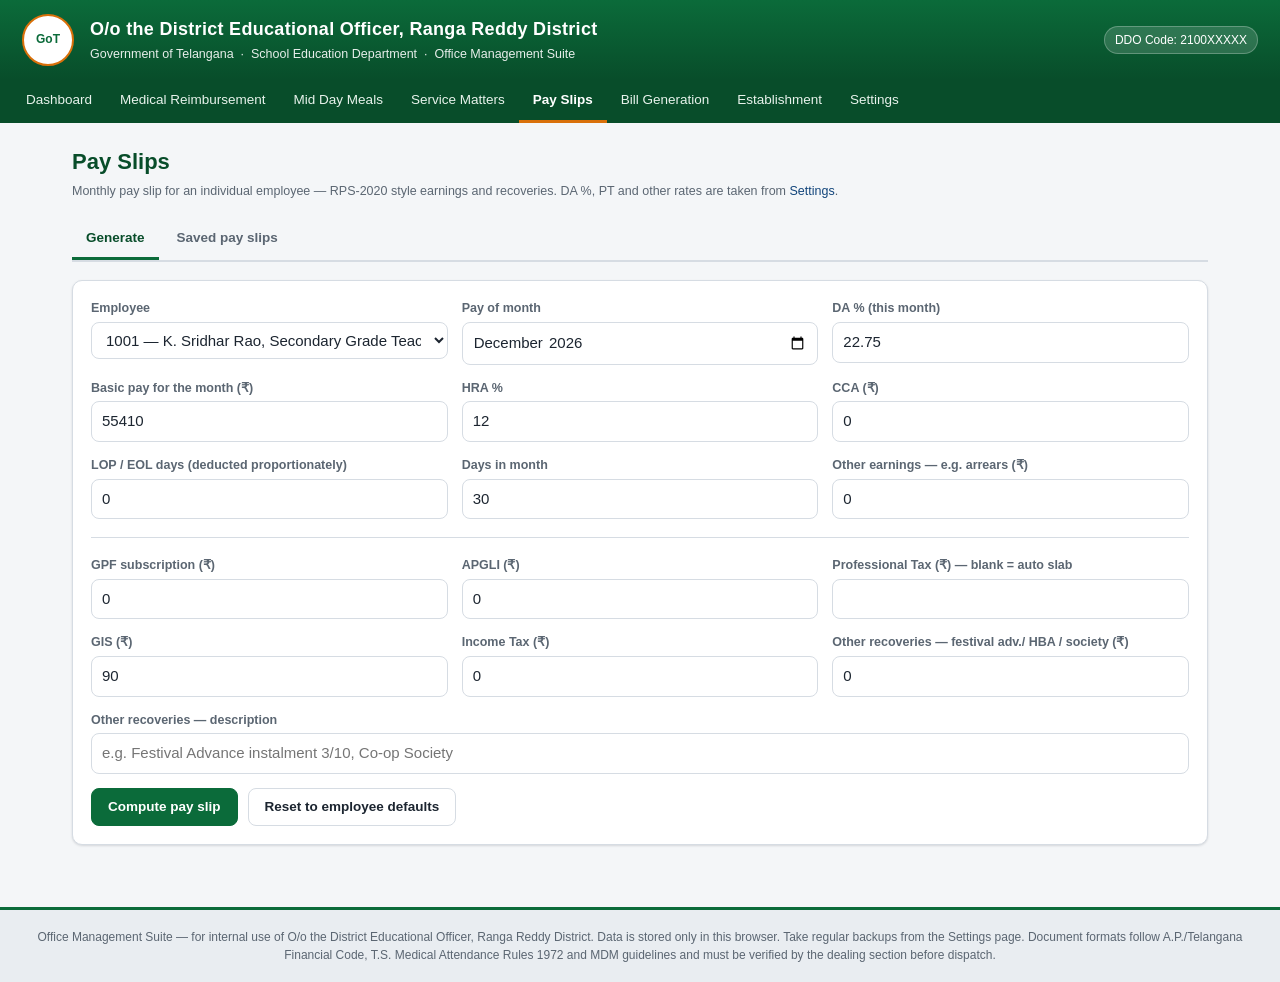
<file: payslips.html>
<!doctype html>
<html lang="en">
<head>
<meta charset="utf-8">
<meta name="viewport" content="width=device-width, initial-scale=1">
<title>Pay Slips &middot; DEO Telangana Office Suite</title>
<link rel="stylesheet" href="assets/styles.css">
<link rel="stylesheet" href="assets/print.css">
</head>
<body>
<div class="wrap">
  <div class="page-title"><h2>Pay Slips</h2></div>
  <div class="crumbs">Monthly pay slip for an individual employee — RPS-2020 style earnings and recoveries. DA %, PT and other rates are taken from <a href="settings.html">Settings</a>.</div>

  <div class="tabs">
    <button data-v="gen" class="active">Generate</button>
    <button data-v="list">Saved pay slips</button>
  </div>

  <section id="v-gen">
    <div class="card">
      <form id="frm">
        <div class="form-row three">
          <div><label>Employee</label><select name="empId" id="empId" required></select></div>
          <div><label>Pay of month</label><input type="month" name="month" required></div>
          <div><label>DA % (this month)</label><input type="number" name="daPct" step="0.001"></div>
        </div>
        <div class="form-row three">
          <div><label>Basic pay for the month (₹)</label><input type="number" name="basic" min="0"></div>
          <div><label>HRA %</label><input type="number" name="hraPct" step="0.5"></div>
          <div><label>CCA (₹)</label><input type="number" name="cca" min="0"></div>
        </div>
        <div class="form-row three">
          <div><label>LOP / EOL days (deducted proportionately)</label><input type="number" name="lopDays" min="0" value="0"></div>
          <div><label>Days in month</label><input type="number" name="monthDays" min="28" max="31" value="30"></div>
          <div><label>Other earnings — e.g. arrears (₹)</label><input type="number" name="otherEarn" min="0" value="0"></div>
        </div>
        <div class="divider"></div>
        <div class="form-row three">
          <div><label>GPF subscription (₹)</label><input type="number" name="gpf" min="0" value="0"></div>
          <div><label>APGLI (₹)</label><input type="number" name="apgli" min="0"></div>
          <div><label>Professional Tax (₹) — blank = auto slab</label><input type="number" name="pt" min="0"></div>
        </div>
        <div class="form-row three">
          <div><label>GIS (₹)</label><input type="number" name="gis" min="0"></div>
          <div><label>Income Tax (₹)</label><input type="number" name="incomeTax" min="0" value="0"></div>
          <div><label>Other recoveries — festival adv./ HBA / society (₹)</label><input type="number" name="otherDed" min="0" value="0"></div>
        </div>
        <div class="form-row one"><div><label>Other recoveries — description</label><input name="otherDedDesc" placeholder="e.g. Festival Advance instalment 3/10, Co-op Society"></div></div>
        <div class="btn-row">
          <button class="btn" type="submit">Compute pay slip</button>
          <button class="btn ghost" type="button" id="btnLoadDef">Reset to employee defaults</button>
        </div>
      </form>
    </div>

    <div id="out" style="display:none;margin-top:16px">
      <div class="doc-toolbar no-print">
        <button class="btn small" id="btnSave">Save pay slip</button>
        <button class="btn secondary small" id="btnPrint">Print / PDF</button>
      </div>
      <div class="doc" id="slip"></div>
    </div>
  </section>

  <section id="v-list" style="display:none">
    <div class="pill-filter">
      <select id="fMonth" style="max-width:170px"><option value="">All months</option></select>
      <input id="q" placeholder="Search employee" style="max-width:260px">
      <span style="flex:1"></span>
      <button class="btn secondary small" id="btnCsv">Export CSV</button>
    </div>
    <div class="table-scroll">
      <table class="data" id="tbl"><thead><tr>
        <th>Month</th><th>Employee</th><th class="num">Basic</th><th class="num">Gross</th>
        <th class="num">Deductions</th><th class="num">Net</th><th></th>
      </tr></thead><tbody></tbody></table>
    </div>
  </section>
</div>

<script src="assets/app.js"></script>
<script>
(function(){
  const A=window.App, DB=window.App.DB, M=DB.meta;
  A.chrome("payslips.html");

  A.$("#empId").innerHTML=DB.employees.map(e=>`<option value="${e.id}">${A.esc(e.empNo)} — ${A.esc(e.name)}, ${A.esc(e.designation)}</option>`).join("");

  const views={gen:A.$("#v-gen"),list:A.$("#v-list")};
  function show(v){for(const k in views)views[k].style.display=k===v?"":"none";}
  A.$$(".tabs button[data-v]").forEach(b=>b.onclick=()=>{
    A.$$(".tabs button[data-v]").forEach(x=>x.classList.toggle("active",x===b));
    if(b.dataset.v==="list")render();
    show(b.dataset.v);
  });

  const frm=A.$("#frm");
  function emp(){return DB.employees.find(x=>x.id===frm.elements.empId.value);}
  function loadDefaults(){
    const e=emp(); if(!e)return;
    const r=A.rates();
    frm.elements.month.value=frm.elements.month.value||new Date().toISOString().slice(0,7);
    frm.elements.daPct.value=r.daPct;
    frm.elements.basic.value=e.basic;
    frm.elements.hraPct.value=e.hraPct||0;
    frm.elements.cca.value=e.cca||0;
    frm.elements.apgli.value=e.apgli||0;
    frm.elements.gis.value=r.gisMonthly;
    frm.elements.pt.value="";
    frm.elements.gpf.value=0;
  }
  A.$("#empId").addEventListener("change",loadDefaults);
  A.$("#btnLoadDef").onclick=loadDefaults;
  loadDefaults();

  let last=null;
  frm.addEventListener("submit",e=>{
    e.preventDefault();
    const o=A.formData(frm), em=emp(); if(!em)return;
    const lop=Number(o.lopDays)||0, md=Number(o.monthDays)||30;
    const p=A.computePay(em,{
      basic:o.basic, daPct:o.daPct===""?undefined:Number(o.daPct),
      hraPct:o.hraPct===""?undefined:Number(o.hraPct), cca:o.cca===""?undefined:Number(o.cca),
      otherEarn:o.otherEarn, gpf:o.gpf, apgli:o.apgli===""?undefined:Number(o.apgli),
      pt:o.pt===""?undefined:Number(o.pt), gis:o.gis===""?undefined:Number(o.gis),
      incomeTax:o.incomeTax, otherDed:o.otherDed
    });
    /* LOP: proportionate cut on basic+DA+HRA */
    let lopAmt=0;
    if(lop>0){ lopAmt=Math.round((p.basic+p.da+p.hra)*lop/md); }
    const grossAfter=p.gross-lopAmt;
    const netAfter=grossAfter-p.totalDed;
    last={emp:em,month:o.month,p,lop,md,lopAmt,grossAfter,netAfter,otherDedDesc:o.otherDedDesc,
      inputs:o};
    slip();
    A.$("#out").style.display="";
  });

  function row(l,v){return `<tr><td>${l}</td><td class="right">${v}</td></tr>`;}
  function slip(){
    const {emp:e,month,p,lop,lopAmt,grossAfter,netAfter,otherDedDesc}=last;
    const mm=month.split("-"); const mName=A.MONTHS[Number(mm[1])-1]+" "+mm[0];
    const earn=[
      row("Basic Pay",A.money(p.basic)),
      row("Dearness Allowance @ "+p.daPct+"%",A.money(p.da)),
      row("House Rent Allowance @ "+p.hraPct+"%",A.money(p.hra)),
      p.cca?row("City Compensatory Allowance",A.money(p.cca)):"",
      p.otherEarn?row("Other earnings / Arrears",A.money(p.otherEarn)):"",
      lop?row("Less: LOP / EOL ("+lop+" day"+(lop>1?"s":"")+")","-"+A.money(lopAmt).replace("₹ ","₹ ")):"",
    ].join("");
    const ded=[
      p.scheme==="CPS/NPS"?row("CPS / NPS (10% of Basic+DA)",A.money(p.cps)):"",
      p.gpf?row("G.P.F. subscription",A.money(p.gpf)):"",
      row("A.P.G.L.I.",A.money(p.apgli)),
      row("Group Insurance Scheme",A.money(p.gis)),
      row("Professional Tax",A.money(p.pt)),
      p.it?row("Income Tax (TDS)",A.money(p.it)):"",
      p.otherDed?row("Other recoveries"+(otherDedDesc?(" — "+A.esc(otherDedDesc)):""),A.money(p.otherDed)):"",
    ].join("");
    A.$("#slip").innerHTML=`
      <div class="doc-head">
        <h3>${A.esc(M.office).toUpperCase()}, ${A.esc(M.district).toUpperCase()}</h3>
        <p>PAY SLIP FOR THE MONTH OF ${mName.toUpperCase()}</p>
      </div><hr>
      <table class="doc-tbl">
        <tr><td style="width:22%"><b>Name</b></td><td style="width:45%">${A.esc(e.name)}</td><td style="width:15%"><b>Emp. No.</b></td><td>${A.esc(e.empNo)}</td></tr>
        <tr><td><b>Designation</b></td><td>${A.esc(e.designation)}</td><td><b>Group</b></td><td>${A.esc(e.group||"-")}</td></tr>
        <tr><td><b>Office / School</b></td><td>${A.esc(e.school)}</td><td><b>Pay Scale</b></td><td>${A.esc(e.scale||"-")}</td></tr>
        <tr><td><b>Treasury ID</b></td><td>${A.esc(e.treasuryId||"-")}</td><td><b>PAN</b></td><td>${A.esc(e.pan||"-")}</td></tr>
        <tr><td><b>Pension scheme</b></td><td>${p.scheme} ${e.cpsNo?("("+A.esc(e.cpsNo)+")"):(e.gpfNo?("("+A.esc(e.gpfNo)+")"):"")}</td><td><b>Bank A/c</b></td><td>${A.esc(e.bank||"")} ${A.esc(e.account||"")} / ${A.esc(e.ifsc||"")}</td></tr>
      </table>
      <table class="doc-tbl">
        <thead><tr><th colspan="2">EARNINGS</th></tr></thead>
        <tbody>${earn}
          <tr><td><b>Gross</b></td><td class="right"><b>${A.money(grossAfter)}</b></td></tr>
        </tbody>
      </table>
      <table class="doc-tbl">
        <thead><tr><th colspan="2">DEDUCTIONS</th></tr></thead>
        <tbody>${ded}
          <tr><td><b>Total deductions</b></td><td class="right"><b>${A.money(p.totalDed)}</b></td></tr>
        </tbody>
      </table>
      <table class="doc-tbl">
        <tr><td style="width:70%"><b>NET PAY</b></td><td class="right"><b>${A.money(netAfter)}</b></td></tr>
        <tr><td colspan="2">(${A.esc(A.amountInWords(netAfter))})</td></tr>
      </table>
      <p class="small">This is a computer-generated pay slip for the internal record of the office and is subject to verification with the pay bill and treasury schedules. DA/HRA/PT rates as adopted in Settings for ${A.fyOf(month+"-01")}.</p>
      <div class="sign-block" style="margin-top:26px"><div class="desig">Drawing &amp; Disbursing Officer</div><div>${A.esc(M.office)}, ${A.esc(M.district)}</div></div>`;
  }

  A.$("#btnPrint").onclick=()=>window.print();
  A.$("#btnSave").onclick=()=>{
    if(!last)return;
    A.commit(db=>{
      db.payBills.push({
        id:A.uid("PS"),kind:"payslip",date:A.today(),month:last.month,
        empId:last.emp.id,empName:last.emp.name,empDesig:last.emp.designation,
        basic:last.p.basic,gross:last.grossAfter,deductions:last.p.totalDed,net:last.netAfter,
        detail:last.p,lopDays:last.lop,otherDedDesc:last.otherDedDesc
      });
    });
    A.toast("Pay slip saved","ok");
  };

  /* ---- saved list ---- */
  const months=[...new Set(DB.payBills.filter(x=>x.kind==="payslip").map(x=>x.month))].sort().reverse();
  A.$("#fMonth").insertAdjacentHTML("beforeend",months.map(m=>`<option>${m}</option>`).join(""));
  function render(){
    const fm=A.$("#fMonth").value,q=A.$("#q").value.toLowerCase();
    let rows=DB.payBills.filter(x=>x.kind==="payslip");
    rows=rows.filter(x=>{
      if(fm&&x.month!==fm)return false;
      if(q&&!x.empName.toLowerCase().includes(q))return false;
      return true;
    }).sort((a,b)=>String(b.month).localeCompare(a.month));
    const tb=A.$("#tbl tbody");
    if(!rows.length){tb.innerHTML=`<tr><td colspan="7" class="empty">No saved pay slips.</td></tr>`;return;}
    tb.innerHTML=rows.map(x=>`<tr>
      <td>${x.month}</td><td>${A.esc(x.empName)}<div class="small muted">${A.esc(x.empDesig)}</div></td>
      <td class="num">${A.money(x.basic)}</td><td class="num">${A.money(x.gross)}</td>
      <td class="num">${A.money(x.deductions)}</td><td class="num">${A.money(x.net)}</td>
      <td><button class="btn ghost small" data-del="${x.id}">Delete</button></td></tr>`).join("");
    tb.querySelectorAll("[data-del]").forEach(b=>b.onclick=()=>{
      if(!A.confirmBox("Delete this saved pay slip?"))return;
      A.commit(db=>{db.payBills=db.payBills.filter(y=>y.id!==b.dataset.del);});
      render();
    });
  }
  ["fMonth","q"].forEach(id=>A.$("#"+id).addEventListener("input",render));
  A.$("#btnCsv").onclick=()=>{
    const head=["Month","Employee","Designation","Basic","Gross","Deductions","Net"];
    const rows=DB.payBills.filter(x=>x.kind==="payslip").map(x=>[x.month,x.empName,x.empDesig,x.basic,x.gross,x.deductions,x.net]);
    A.downloadFile("payslips-"+A.today()+".csv",A.toCSV([head,...rows]),"text/csv");
  };
})();
</script>
</body>
</html>
</file>
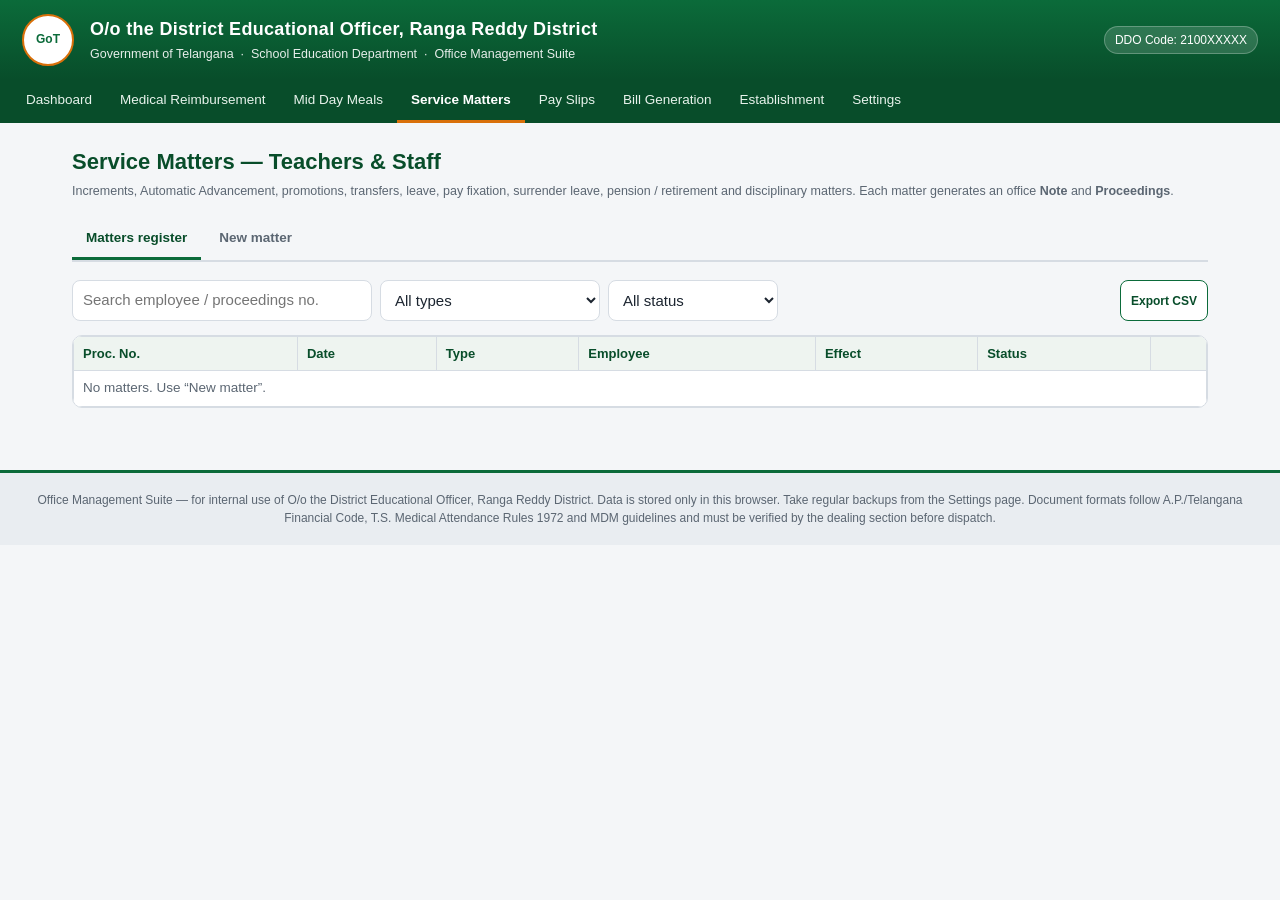
<file: service-matters.html>
<!doctype html>
<html lang="en">
<head>
<meta charset="utf-8">
<meta name="viewport" content="width=device-width, initial-scale=1">
<title>Service Matters &middot; DEO Telangana Office Suite</title>
<link rel="stylesheet" href="assets/styles.css">
<link rel="stylesheet" href="assets/print.css">
</head>
<body>
<div class="wrap">
  <div class="page-title"><h2>Service Matters &mdash; Teachers &amp; Staff</h2></div>
  <div class="crumbs">Increments, Automatic Advancement, promotions, transfers, leave, pay fixation, surrender leave, pension / retirement and disciplinary matters. Each matter generates an office <b>Note</b> and <b>Proceedings</b>.</div>

  <div class="tabs">
    <button data-v="list" class="active">Matters register</button>
    <button data-v="new">New matter</button>
  </div>

  <section id="v-list">
    <div class="pill-filter">
      <input id="q" placeholder="Search employee / proceedings no." style="max-width:300px">
      <select id="fType" style="max-width:220px"><option value="">All types</option></select>
      <select id="fStatus" style="max-width:170px">
        <option value="">All status</option><option>Note prepared</option><option>Submitted</option>
        <option>Sanctioned</option><option>Returned</option><option>Closed</option>
      </select>
      <span style="flex:1"></span>
      <button class="btn secondary small" id="btnCsv">Export CSV</button>
    </div>
    <div class="table-scroll">
      <table class="data" id="tbl"><thead><tr>
        <th>Proc. No.</th><th>Date</th><th>Type</th><th>Employee</th><th>Effect</th><th>Status</th><th></th>
      </tr></thead><tbody></tbody></table>
    </div>
  </section>

  <section id="v-new" style="display:none">
    <div class="card">
      <form id="frm">
        <input type="hidden" name="id">
        <div class="form-row three">
          <div><label>Type of matter</label><select name="type" id="type" required></select></div>
          <div><label>Employee</label><select name="empId" id="empId" required></select></div>
          <div><label>Date of order</label><input type="date" name="date" required></div>
        </div>
        <div class="form-row three">
          <div><label id="lFrom">From (existing)</label><input name="fromValue" placeholder="e.g. 55410"></div>
          <div><label id="lTo">To (revised / sanctioned)</label><input name="toValue" placeholder="e.g. 57100"></div>
          <div><label id="lEff">Effective / w.e.f.</label><input type="date" name="effDate"></div>
        </div>
        <div class="form-row three">
          <div><label id="lP1">Period / spell</label><input name="period" placeholder="for leave: from &hellip; to &hellip; (n days)"></div>
          <div><label id="lP2">Nature / kind</label><input name="kind" placeholder="EL / HPL / Commuted / Maternity / AAS-II &hellip;"></div>
          <div><label>Place / Unit (for transfer)</label><input name="place"></div>
        </div>
        <div class="form-row">
          <div><label>References cited (G.O.s / rules / representation) — one per line</label>
            <textarea name="refs"></textarea></div>
          <div><label>Order text (auto-drafted — edit as required)</label>
            <textarea name="orderText" style="min-height:150px"></textarea></div>
        </div>
        <div class="form-row three">
          <div><label>Dealing Assistant</label><input name="da" value="Superintendent (Estt.)"></div>
          <div><label>Checked by</label><input name="checker" value="Administrative Officer"></div>
          <div><label>Sanctioning authority</label><input name="authority" value="District Educational Officer"></div>
        </div>
        <div class="form-row one">
          <div><label>Assistant's note (admissibility / rule position)</label><textarea name="note"></textarea></div>
        </div>
        <div class="btn-row">
          <button class="btn" type="submit">Save matter</button>
          <button class="btn ghost" type="button" id="btnCancel">Cancel</button>
          <button class="btn secondary" type="button" id="btnRedraft">Re-draft order &amp; note from template</button>
        </div>
      </form>
    </div>
  </section>

  <section id="v-rec" style="display:none">
    <button class="btn ghost small no-print" id="backBtn">&larr; Back</button>
    <div class="tabs" style="margin-top:12px">
      <button data-r="det" class="active">Details</button>
      <button data-r="note">Note</button>
      <button data-r="proc">Proceedings</button>
    </div>
    <div id="r-det" class="tab-panel active"></div>
    <div id="r-note" class="tab-panel">
      <div class="doc-toolbar no-print">
        <select id="stSel" style="max-width:180px">
          <option>Note prepared</option><option>Submitted</option><option>Sanctioned</option><option>Returned</option><option>Closed</option>
        </select>
        <button class="btn secondary small" id="btnPrintNote">Print / PDF</button>
      </div>
      <div class="doc" id="noteDoc"></div>
    </div>
    <div id="r-proc" class="tab-panel">
      <div class="doc-toolbar no-print"><button class="btn secondary small" id="btnPrintProc">Print / PDF</button></div>
      <div class="doc" id="procDoc"></div>
    </div>
  </section>
</div>

<script src="assets/app.js"></script>
<script>
(function(){
  const A=window.App, DB=window.App.DB, M=DB.meta;
  A.chrome("service-matters.html");

  const TYPES=[
    "Annual Grade Increment","Automatic Advancement Scheme (AAS)","Promotion",
    "Transfer & Posting","Leave — sanction","Pay Fixation","Surrender / Encashment of Earned Leave",
    "Pension / Retirement on Superannuation","Charge Memo / Disciplinary","Increment withheld / released","Other"
  ];
  A.$("#type").innerHTML=TYPES.map(t=>`<option>${t}</option>`).join("");
  A.$("#fType").insertAdjacentHTML("beforeend",TYPES.map(t=>`<option>${t}</option>`).join(""));
  A.$("#empId").innerHTML=DB.employees.map(e=>`<option value="${e.id}">${A.esc(e.empNo)} — ${A.esc(e.name)}, ${A.esc(e.designation)}, ${A.esc(e.school)}</option>`).join("");

  const views={list:A.$("#v-list"),new:A.$("#v-new"),rec:A.$("#v-rec")};
  function show(v){for(const k in views)views[k].style.display=k===v?"":"none";}
  function syncTop(i){A.$$(".tabs button[data-v]").forEach((x,j)=>x.classList.toggle("active",j===i));}
  A.$$(".tabs button[data-v]").forEach(b=>b.onclick=()=>{
    syncTop(b.dataset.v==="new"?1:0);
    if(b.dataset.v==="new"){resetForm();}
    if(b.dataset.v==="list"){render();}
    show(b.dataset.v);
  });

  const frm=A.$("#frm");
  const L={from:A.$("#lFrom"),to:A.$("#lTo"),eff:A.$("#lEff"),p1:A.$("#lP1"),p2:A.$("#lP2")};

  function labelsFor(t){
    const map={
      "Annual Grade Increment":["Present basic pay","Basic pay after increment","Date of increment","(not used)","(not used)"],
      "Automatic Advancement Scheme (AAS)":["Present scale / basic","Sanctioned scale / basic","Date of AAS benefit","Completed service","AAS spell (I/II/III/IV)"],
      "Promotion":["Present post","Post promoted to","Date of promotion","Panel year / seniority","Mode (regular/temp)"],
      "Transfer & Posting":["Present station","Posted to station","Date to be relieved","Order / counselling ref.","Vacancy (clear/leave)"],
      "Leave — sanction":["Leave at credit before","Leave at credit after","Date of commencement","Spell (from — to, days)","Kind of leave"],
      "Pay Fixation":["Pre-revised basic","Revised basic","Date of fixation","Option date","Rule / method"],
      "Surrender / Encashment of Earned Leave":["EL at credit","EL surrendered (days)","Date of surrender","Block period","Pay + DA for the days"],
      "Pension / Retirement on Superannuation":["Date of birth","Date of retirement (A/N)","Qualifying service","Last pay drawn","Class of pension"],
      "Charge Memo / Disciplinary":["Rule invoked","Proposed action","Date of memo","Time for reply","Articles of charge (count)"],
      "Increment withheld / released":["Increment date","No. of increments","Effect (with/without cumulative)","Reference of penalty order","(not used)"],
      "Other":["From","To","Effective date","Particulars","Kind"]
    };
    return map[t]||map["Other"];
  }
  function applyLabels(){
    const [a,b,c,d,e]=labelsFor(A.$("#type").value);
    L.from.textContent=a;L.to.textContent=b;L.eff.textContent=c;L.p1.textContent=d;L.p2.textContent=e;
  }
  A.$("#type").addEventListener("change",()=>{orderDirty=noteDirty=refsDirty=false;applyLabels();draftFromTemplate(true);});

  function empSel(){return DB.employees.find(x=>x.id===frm.elements.empId.value);}

  function draftFromTemplate(force){
    const t=frm.elements.type.value, e=empSel();
    if(!e) return;
    const who=`Sri/Smt. ${e.name}, ${e.designation}, ${e.school}`;
    const F=frm.elements;
    let refs="", order="", note="";
    switch(t){
      case "Annual Grade Increment":
        refs=`1. A.P. Revised Scales of Pay Rules, 2020.\n2. Fundamental Rule 24 & 26.\n3. Increment Certificate of the Head of Office.`;
        order=`Sanction is accorded to the Annual Grade Increment of ${who} raising the basic pay from ₹ ${F.fromValue.value||"____"} to ₹ ${F.toValue.value||"____"} in the time scale ${e.scale||"____"} with effect from ${A.fmtDate(F.effDate.value)||"____"}.\n\nThe increment is drawn subject to the Increment Certificate and to F.R. 24. The Drawing Officer shall note the next date of increment accordingly.`;
        note=`The individual completed one year of satisfactory service on the incremental date. There is no punishment order withholding the increment. The increment from ₹ ${F.fromValue.value||"____"} to ₹ ${F.toValue.value||"____"} is admissible under F.R. 26 and may be sanctioned.`;
        break;
      case "Automatic Advancement Scheme (AAS)":
        refs=`1. G.O.(P) No. 25, Fin (PC-I) Dept., dt. 30-04-2021 — Automatic Advancement Scheme under RPS-2020.\n2. Service Register of the individual.\n3. Representation of the individual.`;
        order=`${who} having completed ${F.period.value||"____"} of service in the same post and there being no adverse remarks or pending disciplinary / criminal proceedings, the benefit of the Automatic Advancement Scheme (${F.kind.value||"Spell"}) is sanctioned by fixing the pay from ₹ ${F.fromValue.value||"____"} to ₹ ${F.toValue.value||"____"} with effect from ${A.fmtDate(F.effDate.value)||"____"}.\n\nPay fixation statement duly checked is enclosed. The arrears, if any, shall be drawn in a separate bill.`;
        note=`The individual completed the prescribed service for the AAS spell noted. SR entries verified; no punishment / pending PR case. The scheme benefit and consequential pay fixation are admissible and may be sanctioned.`;
        break;
      case "Promotion":
        refs=`1. A.P. State &amp; Subordinate Service Rules, 1996.\n2. Panel of the year approved in this office proceedings.\n3. Rule 33/34 of A.P. Education Subordinate Service Rules.`;
        order=`${who} is promoted as ${F.toValue.value||"____"} in the scale of pay ${e.scale||"____"} and posted to the vacancy noted, with effect from the date of taking charge, on regular basis in the existing / anticipated vacancy.\n\nThe promotion is subject to the outcome of pending litigation, if any, and to the seniority finally settled. The individual shall be relieved from the present post of ${F.fromValue.value||"____"} to join the promoted post.`;
        note=`The individual is next in the approved panel for the year ${F.period.value||"____"}, possesses the prescribed qualification and probation is declared. No disciplinary case is pending. Promotion may be ordered.`;
        break;
      case "Transfer & Posting":
        refs=`1. Telangana teachers Transfer guidelines / G.O. issued for the year.\n2. Web counselling proceedings / request of the individual.\n3. Vacancy position of the district.`;
        order=`In the interest of public service, ${who}, working at ${F.fromValue.value||"____"}, is transferred and posted to <b>${F.place.value||F.toValue.value||"____"}</b> against a ${F.kind.value||"clear"} vacancy.\n\nThe individual shall be relieved on ${A.fmtDate(F.effDate.value)||"the afternoon of ____"} with directions to join the new station immediately. Relief and joining reports shall be sent to this office. T.T.A., if admissible, shall be claimed separately.`;
        note=`The transfer is as per the counselling / request and the guidelines in force. The post at the receiving school is vacant. Relieving will not dislocate instruction as alternate arrangements exist. Orders may be issued.`;
        break;
      case "Leave — sanction":
        refs=`1. A.P. Leave Rules, 1933.\n2. Leave application of the individual and Medical Certificate (where applicable).\n3. Leave account maintained in the Service Register.`;
        order=`${F.kind.value||"Earned Leave"} for the spell <b>${F.period.value||"____"}</b> is sanctioned to ${who} with effect from ${A.fmtDate(F.effDate.value)||"____"}.\n\nLeave at credit before the spell: ${F.fromValue.value||"____"}; balance after the spell: ${F.toValue.value||"____"}. The individual shall hand over charge before proceeding on leave and report on expiry. Leave salary shall be regulated under the Leave Rules.`;
        note=`Leave applied for is due and admissible as per the leave account. Charge arrangements are in place. The leave (${F.kind.value||"____"}) for ${F.period.value||"____"} may be sanctioned.`;
        break;
      case "Pay Fixation":
        refs=`1. A.P. Revised Scales of Pay Rules, 2020 and Ready Reckoner.\n2. Option exercised by the individual dated ${A.fmtDate(F.toValue.value)|| "____"}.\n3. G.O.Ms.No. 6, Fin (HRM.iv) Dept. (fixation of pay on promotion), F.R. 22-B.`;
        order=`The pay of ${who} is refixed from ₹ ${F.fromValue.value||"____"} (pre-revised / pre-promotion) to ₹ ${F.toValue.value||"____"} with effect from ${A.fmtDate(F.effDate.value)||"____"} under ${F.kind.value||"the relevant rule"}.\n\nThe pay fixation statement checked by the Superintendent is enclosed and forms part of this order. Over-drawal, if any, shall be recovered; arrears shall be drawn in a separate bill after pre-audit.`;
        note=`Pay fixation worked out with reference to the option and the Ready Reckoner. The method adopted (${F.kind.value||"____"}) is correct. The refixation to ₹ ${F.toValue.value||"____"} w.e.f. ${A.fmtDate(F.effDate.value)||"____"} is in order and may be approved.`;
        break;
      case "Surrender / Encashment of Earned Leave":
        refs=`1. G.O.Ms.No. 213, Fin & Plg. Dept., dt. 20-05-1988 and amendments — Surrender of Earned Leave.\n2. Leave account of the individual.\n3. Application of the individual.`;
        order=`Permission is accorded to ${who} to surrender ${F.toValue.value||"____"} days of Earned Leave for the block period ${F.period.value||"____"}. The cash equivalent of ${F.kind.value||"pay + D.A."} for the surrendered days shall be drawn and paid.\n\nEarned Leave at credit: ${F.fromValue.value||"____"} days. The surrender shall be entered in the Service Register and the leave account debited accordingly.`;
        note=`The individual is eligible to surrender EL for the block period. EL at credit is sufficient after keeping the prescribed minimum. The surrender of ${F.toValue.value||"____"} days may be permitted and the amount drawn.`;
        break;
      case "Pension / Retirement on Superannuation":
        refs=`1. A.P. Revised Pension Rules, 1980 / T.S. Pension Rules.\n2. G.O.Ms.No. 235, Fin (Pen-I) Dept. — retirement on superannuation.\n3. Service Register and pension papers of the individual.`;
        order=`${who} (Date of birth ${A.fmtDate(F.fromValue.value)||"____"}) shall retire from service on the <b>afternoon of ${A.fmtDate(F.toValue.value)||"____"}</b> on attaining the age of superannuation.\n\nThe Head of Office is directed to (i) release the individual on the said date, (ii) forward the pension papers with S.R. duly completed to the Accountant-General / D.T.O., (iii) sanction provisional pension and gratuity if authorisation is delayed, and (iv) issue the Last Pay Certificate and No-Due Certificate. Qualifying service: ${F.period.value||"____"}; last pay drawn ₹ ${e.basic||"____"}; class of pension: ${F.kind.value||"Superannuation"}.`;
        note=`The individual attains superannuation on the date noted. Pension papers are being processed; there is no pending disciplinary or audit objection affecting pension. Retirement proceedings may be issued and papers forwarded.`;
        break;
      case "Charge Memo / Disciplinary":
        refs=`1. A.P. Civil Services (Classification, Control &amp; Appeal) Rules, 1991 — Rule ${F.fromValue.value||"20"}.\n2. Report / preliminary enquiry in the matter.\n3. (Confidential file)`;
        order=`A memorandum of charges is issued to ${who} under Rule ${F.fromValue.value||"20"} of the A.P.C.S. (CCA) Rules, 1991, proposing ${F.toValue.value||"a minor / major penalty"}.\n\nThe individual is directed to submit a written statement of defence within <b>${F.period.value||"____"}</b> from the date of receipt of this memo, stating whether an oral enquiry is desired. If no reply is received within the time allowed, it will be presumed that there is nothing to state and the matter will be decided on merits. Articles of charge, statement of imputations and list of documents / witnesses are enclosed.`;
        note=`Prima facie material exists as per the report. The delinquency attracts Rule ${F.fromValue.value||"20"}. A charge memo proposing ${F.toValue.value||"action"} may be approved for issue.`;
        break;
      case "Increment withheld / released":
        refs=`1. A.P.C.S. (CCA) Rules, 1991.\n2. Penalty order in this office Proceedings.\n3. F.R. 24.`;
        order=`In modification / implementation of the penalty order cited, the increment(s) of ${who} falling due on ${A.fmtDate(F.fromValue.value)||"____"} — ${F.toValue.value||"1"} increment(s) — ${F.effDate?("shall be released with effect from "+A.fmtDate(F.effDate.value)) : "stand withheld"} ${F.kind.value||"without cumulative effect"}.\n\nThe Drawing Officer shall regulate the pay accordingly and note the revised date of increment.`;
        note=`The increment position is verified with the penalty order. The action proposed (withhold / release) is consistent with that order and F.R. 24 and may be ordered.`;
        break;
      default:
        refs=`1. \n2. `;
        order=`Orders are issued in the matter of ${who} as follows:\n\n____________________________________________`;
        note=`The matter has been examined. ____________________________________________`;
    }
    if(force||!refsDirty)  F.refs.value=refs;
    if(force||!orderDirty) F.orderText.value=order.replace(/<\/?b>/g,"");
    if(force||!noteDirty)  F.note.value=note;
  }
  /* track manual edits so structured-field changes don't clobber user text */
  let orderDirty=false, noteDirty=false, refsDirty=false;
  frm.elements.orderText.addEventListener("input",()=>orderDirty=true);
  frm.elements.note.addEventListener("input",()=>noteDirty=true);
  frm.elements.refs.addEventListener("input",()=>refsDirty=true);
  A.$("#btnRedraft").onclick=()=>{orderDirty=noteDirty=refsDirty=false;draftFromTemplate(true);};
  ["empId","fromValue","toValue","effDate","period","kind","place"].forEach(k=>{
    if(frm.elements[k]) frm.elements[k].addEventListener("change",()=>draftFromTemplate(false));
  });

  function resetForm(){frm.reset();frm.elements.date.value=A.today();orderDirty=noteDirty=refsDirty=false;applyLabels();draftFromTemplate(true);}
  A.$("#btnCancel").onclick=()=>{render();show("list");syncTop(0);};

  frm.addEventListener("submit",e=>{
    e.preventDefault();
    const o=A.formData(frm), emp=DB.employees.find(x=>x.id===o.empId);
    o.empName=emp?emp.name:""; o.empDesig=emp?emp.designation:""; o.empSchool=emp?emp.school:"";
    A.commit(db=>{
      if(o.id){const i=db.serviceMatters.findIndex(x=>x.id===o.id);o.procNo=db.serviceMatters[i].procNo;o.status=db.serviceMatters[i].status;db.serviceMatters[i]=Object.assign(db.serviceMatters[i],o);}
      else{
        const n=A.nextCounter("proceedings");
        o.id=A.uid("SM"); o.status="Note prepared";
        o.procNo=`Proc. Rc.No. ${n}/${new Date(o.date).getFullYear()}/${abbr(o.type)}/DEO`;
        db.serviceMatters.push(o);
      }
    });
    A.toast("Saved","ok");
    openRec(o.id||DB.serviceMatters[DB.serviceMatters.length-1].id);
  });
  function abbr(t){return ({"Annual Grade Increment":"AGI","Automatic Advancement Scheme (AAS)":"AAS","Promotion":"PROM","Transfer & Posting":"TRF","Leave — sanction":"LVE","Pay Fixation":"PF","Surrender / Encashment of Earned Leave":"SEL","Pension / Retirement on Superannuation":"PEN","Charge Memo / Disciplinary":"DISC","Increment withheld / released":"INC","Other":"GEN"})[t]||"GEN";}

  /* ---- list ---- */
  function render(){
    const q=A.$("#q").value.toLowerCase(),ft=A.$("#fType").value,fs=A.$("#fStatus").value;
    let rows=DB.serviceMatters.slice().sort((a,b)=>String(b.date).localeCompare(a.date));
    rows=rows.filter(x=>{
      if(ft&&x.type!==ft)return false;
      if(fs&&x.status!==fs)return false;
      if(q&&!((x.empName+" "+x.procNo+" "+x.type).toLowerCase().includes(q)))return false;
      return true;
    });
    const tb=A.$("#tbl tbody");
    if(!rows.length){tb.innerHTML=`<tr><td colspan="7" class="empty">No matters. Use “New matter”.</td></tr>`;return;}
    tb.innerHTML=rows.map(x=>`<tr>
      <td>${A.esc(x.procNo)}</td><td>${A.fmtDate(x.date)}</td><td>${A.esc(x.type)}</td>
      <td>${A.esc(x.empName)}<div class="small muted">${A.esc(x.empDesig)}</div></td>
      <td>${A.esc([x.fromValue,x.toValue].filter(Boolean).join(" → ")||x.period||"—")}</td>
      <td><span class="badge ${x.status==="Sanctioned"?"green":x.status==="Returned"?"red":x.status==="Closed"?"grey":"amber"}">${x.status}</span></td>
      <td><button class="btn ghost small" data-open="${x.id}">Open</button></td></tr>`).join("");
    tb.querySelectorAll("[data-open]").forEach(b=>b.onclick=()=>openRec(b.dataset.open));
  }
  ["q","fType","fStatus"].forEach(id=>A.$("#"+id).addEventListener("input",render));

  /* ---- record ---- */
  let cur=null;
  A.$("#backBtn").onclick=()=>{render();show("list");syncTop(0);};
  A.$$(".tabs button[data-r]").forEach(b=>b.onclick=()=>{
    A.$$(".tabs button[data-r]").forEach(x=>x.classList.toggle("active",x===b));
    A.$$("#v-rec .tab-panel").forEach(p=>p.classList.remove("active"));
    A.$("#r-"+b.dataset.r).classList.add("active");
  });
  function openRec(id){
    cur=DB.serviceMatters.find(x=>x.id===id);if(!cur)return;
    show("rec");
    A.$$(".tabs button[data-v]").forEach(x=>x.classList.remove("active"));
    A.$$(".tabs button[data-r]").forEach((x,i)=>x.classList.toggle("active",i===0));
    A.$$("#v-rec .tab-panel").forEach((p,i)=>p.classList.toggle("active",i===0));
    A.$("#stSel").value=cur.status;
    detail();noteDoc();procDoc();
  }
  A.$("#stSel").addEventListener("change",e=>{
    A.commit(db=>{db.serviceMatters.find(x=>x.id===cur.id).status=e.target.value;});
    cur.status=e.target.value;render();A.toast("Status updated");
  });

  function detail(){
    const x=cur;
    A.$("#r-det").innerHTML=`<div class="card">
      <div class="inline" style="justify-content:space-between"><h3 style="margin:0">${A.esc(x.procNo)}</h3>
      <span class="badge ${x.status==="Sanctioned"?"green":x.status==="Closed"?"grey":"amber"}">${x.status}</span></div>
      <div class="divider"></div>
      <div class="grid cols-3">
        ${kv("Type",x.type)}${kv("Employee",x.empName+", "+x.empDesig)}${kv("Unit",x.empSchool)}
        ${kv("From",x.fromValue||"—")}${kv("To",x.toValue||"—")}${kv("Effective",A.fmtDate(x.effDate)||"—")}
        ${kv("Period / spell",x.period||"—")}${kv("Kind",x.kind||"—")}${kv("Place",x.place||"—")}
      </div>
      <div class="btn-row">
        <button class="btn secondary small" id="edit">Edit</button>
        <button class="btn danger small" id="del">Delete</button>
      </div></div>`;
    A.$("#edit").onclick=()=>{
      resetForm();
      for(const k in x){const f=frm.elements[k];if(f)f.value=x[k]!=null?x[k]:"";}
      orderDirty=noteDirty=refsDirty=true; /* keep the saved wording on edit */
      applyLabels();show("new");syncTop(1);
    };
    A.$("#del").onclick=()=>{
      if(!A.confirmBox("Delete this matter?"))return;
      A.commit(db=>{db.serviceMatters=db.serviceMatters.filter(y=>y.id!==x.id);});
      render();show("list");syncTop(0);
    };
  }
  function kv(k,v){return `<div><label>${k}</label><div>${A.esc(v)}</div></div>`;}

  function refsHtml(s){return A.esc(s||"").split("\n").filter(Boolean).map((l,i)=>/^\d/.test(l.trim())?l:(i+1)+". "+l).join("<br>");}

  function noteDoc(){
    const x=cur;
    A.$("#noteDoc").innerHTML=`
      <div class="doc-head"><h3>${A.esc(M.office).toUpperCase()}, ${A.esc(M.district).toUpperCase()}</h3><p>OFFICE NOTE</p></div>
      <hr>
      <div class="ref-line"><span><b>File No.:</b> ${A.esc(x.procNo)}</span><span><b>Date:</b> ${A.fmtDate(x.date)}</span></div>
      <div class="ref-line"><span><b>Section:</b> Establishment</span><span><b>Status:</b> ${x.status}</span></div>
      <div class="subject"><b>Sub:</b> Estt. &mdash; ${A.esc(x.type)} &mdash; ${A.esc(x.empName)}, ${A.esc(x.empDesig)}, ${A.esc(x.empSchool)} &mdash; Reg.</div>
      <div class="subject"><b>Ref:</b><br>${refsHtml(x.refs)}</div>
      <hr>
      <div class="noting">
        <div class="para">${A.esc(x.note||"").replace(/\n/g,"<br>")}</div>
        <div class="para">A draft proceedings is put up for approval. If approved it may be issued and communicated to all concerned and the Service Register / pay records updated.</div>
        <div class="para"><b>Submitted.</b></div>
      </div>
      <div class="sign-block"><div>${A.esc(x.da||"Superintendent")}</div></div>
      <div class="noting" style="margin-top:22px">
        <div class="para"><b>Checked:</b> ${A.esc(x.checker||"Administrative Officer")}</div>
        <div class="para"><b>Orders of the ${A.esc(x.authority||"District Educational Officer")}:</b> Approved. Issue proceedings.</div>
      </div>
      <div class="sign-block"><div class="desig">${A.esc(x.authority||"District Educational Officer")}</div><div>${A.esc(M.district)}</div></div>`;
  }

  function procDoc(){
    const x=cur;
    A.$("#procDoc").innerHTML=`
      <div class="doc-head">
        <p>PROCEEDINGS OF THE ${A.esc(M.officer).toUpperCase()}, ${A.esc(M.district).toUpperCase()}</p>
        <p><b>Present:</b> Sri/Smt. ____________________</p>
      </div><hr>
      <div class="ref-line"><span><b>Proc. Rc. No.:</b> ${A.esc(x.procNo)}</span><span><b>Dated:</b> ${A.fmtDate(x.date)}</span></div>
      <div class="subject"><b>Sub:</b> Establishment &mdash; ${A.esc(x.type)} &mdash; ${A.esc(x.empName)}, ${A.esc(x.empDesig)}, ${A.esc(x.empSchool)} &mdash; Orders &mdash; Issued.</div>
      <div class="subject"><b>Ref:</b><br>${refsHtml(x.refs)}</div>
      <hr>
      <div class="body"><p><b>ORDER:</b></p><p>${A.esc(x.orderText||"").replace(/\n\n/g,"</p><p>").replace(/\n/g,"<br>")}</p></div>
      <div class="sign-block"><div class="desig">${A.esc(M.officer)}</div><div>${A.esc(M.district)}</div></div>
      <div class="tolist"><b>To</b><br>
        The individual through the Headmaster / Institution concerned.<br>
        The Head of Office for noting in the Service Register and pay records.<br>
        The Drawing &amp; Disbursing Officer / ${A.esc(M.treasury)}.<br>
        Stock file / Spare.</div>`;
  }

  A.$("#btnPrintNote").onclick=()=>window.print();
  A.$("#btnPrintProc").onclick=()=>window.print();

  A.$("#btnCsv").onclick=()=>{
    const head=["ProcNo","Date","Type","Employee","Designation","School","From","To","Effective","Period","Kind","Place","Status"];
    const rows=DB.serviceMatters.map(x=>[x.procNo,x.date,x.type,x.empName,x.empDesig,x.empSchool,x.fromValue,x.toValue,x.effDate,x.period,x.kind,x.place,x.status]);
    A.downloadFile("service-matters-"+A.today()+".csv",A.toCSV([head,...rows]),"text/csv");
  };

  resetForm();render();
})();
</script>
</body>
</html>
</file>
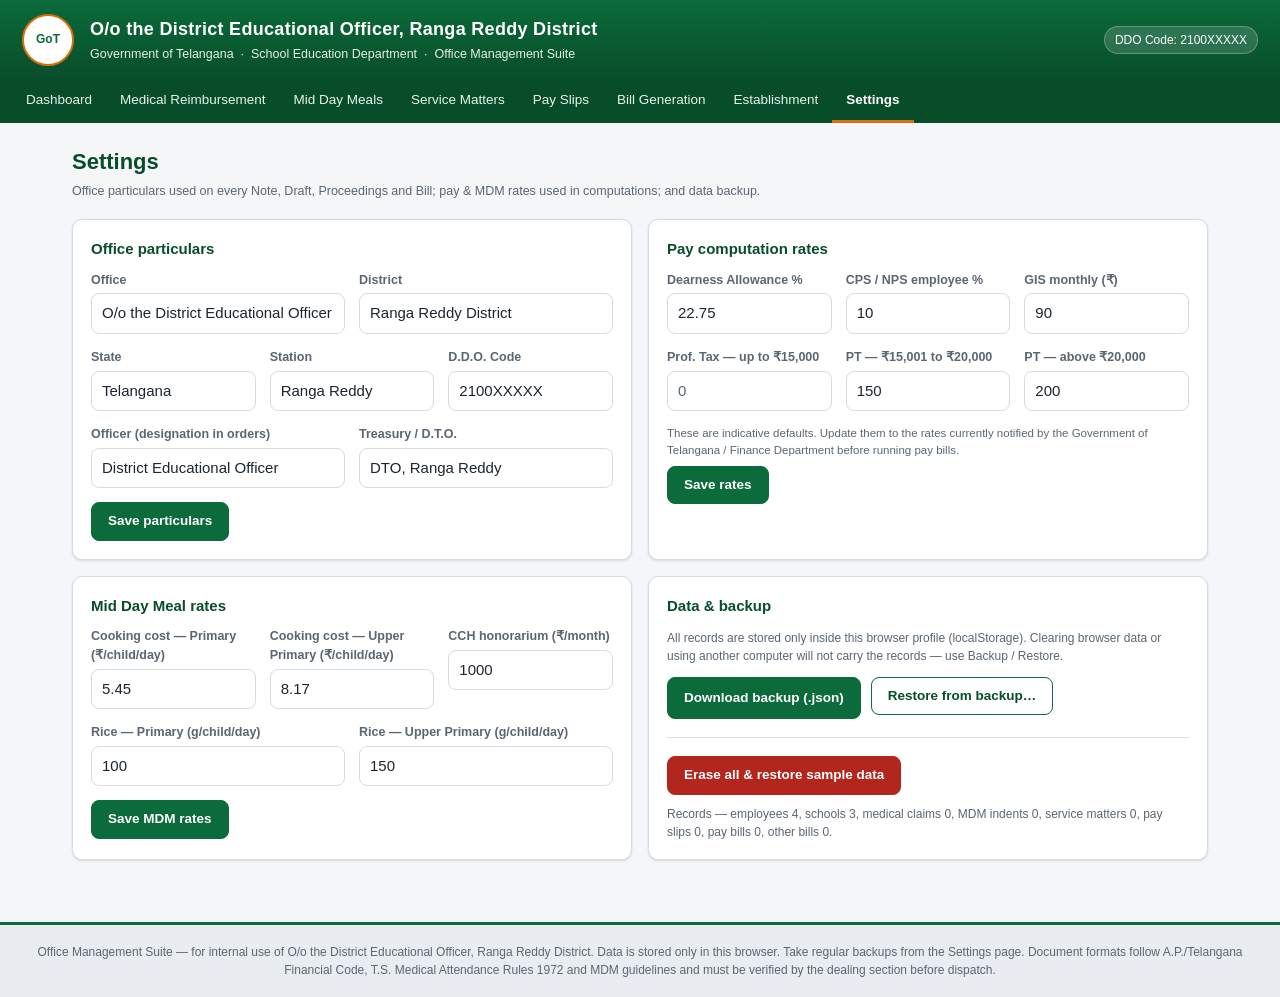
<file: settings.html>
<!doctype html>
<html lang="en">
<head>
<meta charset="utf-8">
<meta name="viewport" content="width=device-width, initial-scale=1">
<title>Settings &middot; DEO Telangana Office Suite</title>
<link rel="stylesheet" href="assets/styles.css">
<link rel="stylesheet" href="assets/print.css">
</head>
<body>
<div class="wrap">
  <div class="page-title"><h2>Settings</h2></div>
  <div class="crumbs">Office particulars used on every Note, Draft, Proceedings and Bill; pay &amp; MDM rates used in computations; and data backup.</div>

  <div class="grid cols-2">
    <div class="card">
      <h3>Office particulars</h3>
      <form id="mForm">
        <div class="form-row"><div><label>Office</label><input name="office"></div><div><label>District</label><input name="district"></div></div>
        <div class="form-row three"><div><label>State</label><input name="state"></div><div><label>Station</label><input name="station"></div><div><label>D.D.O. Code</label><input name="ddoCode"></div></div>
        <div class="form-row"><div><label>Officer (designation in orders)</label><input name="officer"></div><div><label>Treasury / D.T.O.</label><input name="treasury"></div></div>
        <div class="btn-row"><button class="btn" type="submit">Save particulars</button></div>
      </form>
    </div>

    <div class="card">
      <h3>Pay computation rates</h3>
      <form id="rForm">
        <div class="form-row three">
          <div><label>Dearness Allowance %</label><input type="number" name="daPct" step="0.001"></div>
          <div><label>CPS / NPS employee %</label><input type="number" name="cpsEmpPct" step="0.01"></div>
          <div><label>GIS monthly (₹)</label><input type="number" name="gisMonthly"></div>
        </div>
        <div class="form-row three">
          <div><label>Prof. Tax — up to ₹15,000</label><input type="number" name="pt0" value="0" readonly class="muted"></div>
          <div><label>PT — ₹15,001 to ₹20,000</label><input type="number" name="pt1"></div>
          <div><label>PT — above ₹20,000</label><input type="number" name="pt2"></div>
        </div>
        <div class="hint">These are indicative defaults. Update them to the rates currently notified by the Government of Telangana / Finance Department before running pay bills.</div>
        <div class="btn-row"><button class="btn" type="submit">Save rates</button></div>
      </form>
    </div>

    <div class="card">
      <h3>Mid Day Meal rates</h3>
      <form id="dForm">
        <div class="form-row three">
          <div><label>Cooking cost — Primary (₹/child/day)</label><input type="number" name="pCost" step="0.01"></div>
          <div><label>Cooking cost — Upper Primary (₹/child/day)</label><input type="number" name="uCost" step="0.01"></div>
          <div><label>CCH honorarium (₹/month)</label><input type="number" name="cchHon"></div>
        </div>
        <div class="form-row">
          <div><label>Rice — Primary (g/child/day)</label><input type="number" name="pRice"></div>
          <div><label>Rice — Upper Primary (g/child/day)</label><input type="number" name="uRice"></div>
        </div>
        <div class="btn-row"><button class="btn" type="submit">Save MDM rates</button></div>
      </form>
    </div>

    <div class="card">
      <h3>Data &amp; backup</h3>
      <p class="small muted">All records are stored only inside this browser profile (localStorage). Clearing browser data or using another computer will not carry the records &mdash; use Backup / Restore.</p>
      <div class="btn-row">
        <button class="btn" id="btnExport">Download backup (.json)</button>
        <label class="btn secondary" style="cursor:pointer">Restore from backup&hellip;<input type="file" id="fileImport" accept="application/json" hidden></label>
      </div>
      <div class="divider"></div>
      <div class="btn-row">
        <button class="btn danger" id="btnReset">Erase all &amp; restore sample data</button>
      </div>
      <div id="stat" class="small muted" style="margin-top:10px"></div>
    </div>
  </div>
</div>

<script src="assets/app.js"></script>
<script>
(function(){
  const A=window.App, DB=window.App.DB, M=DB.meta;

  A.chrome("settings.html");

  /* office */
  const mForm=A.$("#mForm");
  ["office","district","state","station","ddoCode","officer","treasury"].forEach(k=>{if(mForm.elements[k])mForm.elements[k].value=M[k]||"";});
  mForm.addEventListener("submit",e=>{e.preventDefault();
    const o=A.formData(mForm);
    A.commit(db=>{Object.assign(db.meta,o);});
    A.toast("Office particulars saved","ok");setTimeout(()=>location.reload(),600);
  });

  /* rates */
  const r=A.rates(), rForm=A.$("#rForm");
  rForm.elements.daPct.value=r.daPct;
  rForm.elements.cpsEmpPct.value=r.cpsEmpPct;
  rForm.elements.gisMonthly.value=r.gisMonthly;
  rForm.elements.pt1.value=r.ptSlabs[1].tax;
  rForm.elements.pt2.value=r.ptSlabs[2].tax;
  rForm.addEventListener("submit",e=>{e.preventDefault();
    const o=A.formData(rForm);
    A.commit(db=>{
      db.meta.rates=Object.assign({},db.meta.rates||{},{
        daPct:Number(o.daPct),cpsEmpPct:Number(o.cpsEmpPct),gisMonthly:Number(o.gisMonthly),
        ptSlabs:[{upto:15000,tax:0},{upto:20000,tax:Number(o.pt1)},{upto:Infinity,tax:Number(o.pt2)}]
      });
    });
    A.toast("Pay rates saved","ok");
  });

  /* mdm */
  const md=Object.assign({pCost:5.45,uCost:8.17,pRice:100,uRice:150,cchHon:1000},(M.rates&&M.rates.mdm)||{});
  const dForm=A.$("#dForm");
  ["pCost","uCost","cchHon","pRice","uRice"].forEach(k=>dForm.elements[k].value=md[k]);
  dForm.addEventListener("submit",e=>{e.preventDefault();
    const o=A.formData(dForm);
    A.commit(db=>{
      db.meta.rates=Object.assign({},db.meta.rates||{});
      db.meta.rates.mdm={pCost:Number(o.pCost),uCost:Number(o.uCost),cchHon:Number(o.cchHon),pRice:Number(o.pRice),uRice:Number(o.uRice)};
    });
    A.toast("MDM rates saved","ok");
  });

  /* backup */
  A.$("#btnExport").onclick=()=>A.exportBackup();
  A.$("#fileImport").addEventListener("change",e=>{
    if(e.target.files[0])A.importBackup(e.target.files[0]);
  });
  A.$("#btnReset").onclick=()=>A.resetAll();

  const c=DB.counters;
  A.$("#stat").textContent=
    `Records — employees ${DB.employees.length}, schools ${DB.schools.length}, medical claims ${DB.medicalBills.length}, `+
    `MDM indents ${DB.mdmIndents.length}, service matters ${DB.serviceMatters.length}, `+
    `pay slips ${DB.payBills.filter(x=>x.kind==="payslip").length}, pay bills ${DB.payBills.filter(x=>x.kind==="paybill").length}, other bills ${DB.bills.length}.`;
})();
</script>
</body>
</html>
</file>
<file: assets/styles.css>
/* ===========================================================================
   District Educational Office - Telangana : Office Management Suite
   Shared stylesheet
   =========================================================================== */

:root{
  --gov-green:#0b6b3a;
  --gov-green-dark:#084d2a;
  --gov-saffron:#d9700a;
  --gov-blue:#12457b;
  --ink:#1c2530;
  --muted:#5b6672;
  --line:#d6dce3;
  --bg:#f4f6f8;
  --card:#ffffff;
  --danger:#b3261e;
  --ok:#0b6b3a;
  --warn:#9a6700;
  --radius:10px;
  --shadow:0 1px 3px rgba(16,24,40,.08),0 1px 2px rgba(16,24,40,.06);
  --font:"Segoe UI",Roboto,-apple-system,"Helvetica Neue",Arial,sans-serif;
}

*{box-sizing:border-box}
html,body{margin:0;padding:0}
body{
  font-family:var(--font);
  color:var(--ink);
  background:var(--bg);
  font-size:15px;
  line-height:1.5;
}
a{color:var(--gov-blue);text-decoration:none}
a:hover{text-decoration:underline}

/* ---------- Government letterhead / masthead ---------- */
.masthead{
  background:linear-gradient(180deg,var(--gov-green),var(--gov-green-dark));
  color:#fff;
  padding:14px 22px;
  display:flex;
  align-items:center;
  gap:16px;
}
.masthead .emblem{
  width:52px;height:52px;border-radius:50%;
  background:#fff;color:var(--gov-green);
  display:flex;align-items:center;justify-content:center;
  font-weight:700;font-size:12px;text-align:center;line-height:1.1;
  border:2px solid var(--gov-saffron);
  flex:none;
}
.masthead h1{font-size:18px;margin:0;font-weight:600;letter-spacing:.3px}
.masthead p{margin:2px 0 0;font-size:12.5px;opacity:.9}
.masthead .spacer{flex:1}
.masthead .office-tag{
  font-size:12px;background:rgba(255,255,255,.15);
  padding:4px 10px;border-radius:999px;border:1px solid rgba(255,255,255,.25)
}

/* ---------- Primary navigation ---------- */
nav.topnav{
  background:var(--gov-green-dark);
  display:flex;flex-wrap:wrap;
  padding:0 12px;
}
nav.topnav a{
  color:#e8f3ec;padding:10px 14px;font-size:13.5px;
  border-bottom:3px solid transparent;
}
nav.topnav a:hover{background:rgba(255,255,255,.08);text-decoration:none}
nav.topnav a.active{border-bottom-color:var(--gov-saffron);color:#fff;font-weight:600}

/* ---------- Layout ---------- */
.wrap{max-width:1180px;margin:0 auto;padding:22px}
.page-title{
  display:flex;align-items:baseline;gap:12px;margin:0 0 4px;
}
.page-title h2{margin:0;font-size:22px;color:var(--gov-green-dark)}
.crumbs{font-size:12.5px;color:var(--muted);margin-bottom:18px}

.grid{display:grid;gap:16px}
.grid.cols-2{grid-template-columns:repeat(2,1fr)}
.grid.cols-3{grid-template-columns:repeat(3,1fr)}
.grid.cols-4{grid-template-columns:repeat(4,1fr)}
@media(max-width:900px){.grid.cols-2,.grid.cols-3,.grid.cols-4{grid-template-columns:1fr}}

.card{
  background:var(--card);border:1px solid var(--line);
  border-radius:var(--radius);box-shadow:var(--shadow);padding:18px;
}
.card h3{margin:0 0 10px;font-size:15px;color:var(--gov-green-dark)}
.card.link-card{transition:transform .08s ease,box-shadow .08s ease;cursor:pointer}
.card.link-card:hover{transform:translateY(-2px);box-shadow:0 6px 18px rgba(16,24,40,.12)}
.card.link-card .ico{font-size:26px}
.card.link-card p{color:var(--muted);font-size:13px;margin:6px 0 0}

/* ---------- KPI tiles ---------- */
.kpi{display:flex;flex-direction:column;gap:2px}
.kpi .n{font-size:26px;font-weight:700;color:var(--gov-green-dark)}
.kpi .l{font-size:12.5px;color:var(--muted);text-transform:uppercase;letter-spacing:.4px}

/* ---------- Forms ---------- */
.form-row{display:grid;grid-template-columns:repeat(2,1fr);gap:14px;margin-bottom:14px}
.form-row.one{grid-template-columns:1fr}
.form-row.three{grid-template-columns:repeat(3,1fr)}
@media(max-width:760px){.form-row,.form-row.three{grid-template-columns:1fr}}
label{display:block;font-size:12.5px;font-weight:600;color:var(--muted);margin-bottom:4px}
input,select,textarea{
  width:100%;padding:8px 10px;font:inherit;color:var(--ink);
  border:1px solid var(--line);border-radius:8px;background:#fff;
}
input:focus,select:focus,textarea:focus{outline:2px solid rgba(18,69,123,.35);border-color:var(--gov-blue)}
textarea{min-height:90px;resize:vertical}
.hint{font-size:11.5px;color:var(--muted);margin-top:3px}

/* ---------- Buttons ---------- */
.btn{
  display:inline-flex;align-items:center;gap:6px;cursor:pointer;
  border:1px solid var(--gov-green);background:var(--gov-green);color:#fff;
  padding:8px 16px;border-radius:8px;font:inherit;font-size:13.5px;font-weight:600;
}
.btn:hover{background:var(--gov-green-dark)}
.btn.secondary{background:#fff;color:var(--gov-green-dark)}
.btn.secondary:hover{background:#eef4f0}
.btn.ghost{background:transparent;border-color:var(--line);color:var(--ink)}
.btn.ghost:hover{background:#eef1f4}
.btn.danger{background:var(--danger);border-color:var(--danger)}
.btn.small{padding:5px 10px;font-size:12px}
.btn-row{display:flex;gap:10px;flex-wrap:wrap;margin-top:6px}

/* ---------- Tables ---------- */
table.data{width:100%;border-collapse:collapse;font-size:13px;background:#fff}
table.data th,table.data td{border:1px solid var(--line);padding:7px 9px;text-align:left;vertical-align:top}
table.data th{background:#eef4f0;color:var(--gov-green-dark);font-weight:600}
table.data tr:nth-child(even) td{background:#fafbfc}
table.data td.num,table.data th.num{text-align:right;font-variant-numeric:tabular-nums}
.table-scroll{overflow-x:auto;border:1px solid var(--line);border-radius:var(--radius)}

/* ---------- Badges ---------- */
.badge{display:inline-block;padding:2px 8px;border-radius:999px;font-size:11.5px;font-weight:600}
.badge.grey{background:#eceff2;color:#4b5563}
.badge.green{background:#dcf0e4;color:#0b6b3a}
.badge.amber{background:#fdf0d5;color:#8a5a00}
.badge.red{background:#fbe3e1;color:#b3261e}
.badge.blue{background:#e0ebf6;color:#12457b}

/* ---------- Section tabs ---------- */
.tabs{display:flex;gap:4px;border-bottom:2px solid var(--line);margin-bottom:18px;flex-wrap:wrap}
.tabs button{
  background:transparent;border:0;border-bottom:3px solid transparent;
  padding:9px 14px;font:inherit;font-size:13.5px;font-weight:600;color:var(--muted);cursor:pointer;
}
.tabs button.active{color:var(--gov-green-dark);border-bottom-color:var(--gov-green)}
.tab-panel{display:none}
.tab-panel.active{display:block}

/* ---------- Toast ---------- */
#toast{
  position:fixed;right:18px;bottom:18px;z-index:9999;display:flex;flex-direction:column;gap:8px;
}
#toast .t{
  background:var(--ink);color:#fff;padding:10px 16px;border-radius:8px;font-size:13px;
  box-shadow:0 6px 20px rgba(0,0,0,.25);opacity:0;transform:translateY(8px);
  animation:toast-in .2s forwards;
}
#toast .t.ok{background:var(--gov-green-dark)}
#toast .t.err{background:var(--danger)}
@keyframes toast-in{to{opacity:1;transform:translateY(0)}}

/* ---------- Footer ---------- */
footer.gov{
  margin-top:40px;padding:18px 22px;background:#e9edf1;border-top:3px solid var(--gov-green);
  font-size:12px;color:var(--muted);text-align:center;
}

/* ---------- Official document (Note / Draft / Proceedings / Payslip) ---------- */
.doc{
  background:#fff;border:1px solid var(--line);border-radius:6px;
  padding:44px 52px;max-width:820px;margin:0 auto;
  font-family:"Cambria","Georgia",serif;font-size:14px;color:#000;line-height:1.6;
}
.doc .doc-head{text-align:center;margin-bottom:8px}
.doc .doc-head h3{margin:0;font-size:16px;letter-spacing:.5px}
.doc .doc-head p{margin:2px 0;font-size:13px}
.doc hr{border:0;border-top:1px solid #000;margin:10px 0}
.doc .ref-line{display:flex;justify-content:space-between;font-size:13px;margin:6px 0}
.doc .subject{margin:12px 0}
.doc .body p{margin:9px 0;text-align:justify}
.doc table.doc-tbl{width:100%;border-collapse:collapse;margin:12px 0;font-size:13px}
.doc table.doc-tbl th,.doc table.doc-tbl td{border:1px solid #000;padding:5px 8px}
.doc .sign-block{margin-top:44px;text-align:right}
.doc .sign-block .desig{font-weight:700}
.doc .noting{margin-top:8px}
.doc .noting .para{margin:10px 0;text-align:justify}
.doc .encl{margin-top:16px;font-size:13px}
.doc .tolist{margin-top:24px;font-size:13px}

.doc-toolbar{max-width:820px;margin:0 auto 12px;display:flex;gap:10px;flex-wrap:wrap;justify-content:flex-end}

/* ---------- Utilities ---------- */
.right{text-align:right}.center{text-align:center}
.mt0{margin-top:0}.mb0{margin-bottom:0}
.small{font-size:12px}.muted{color:var(--muted)}
.stack{display:flex;flex-direction:column;gap:14px}
.inline{display:flex;gap:10px;align-items:center;flex-wrap:wrap}
.divider{height:1px;background:var(--line);margin:18px 0}
.pill-filter{display:flex;gap:8px;flex-wrap:wrap;margin-bottom:14px}
.empty{padding:30px;text-align:center;color:var(--muted);font-size:13.5px}
</file>
<file: assets/print.css>
/* Print rules - used when generating hard copies of Notes, Drafts,
   Proceedings, Pay Slips, MDM indents and bills. */
@media print{
  body{background:#fff}
  .masthead,nav.topnav,footer.gov,.doc-toolbar,.no-print,#toast,.tabs,.pill-filter{display:none !important}
  .wrap{max-width:none;padding:0;margin:0}
  .doc{border:0;box-shadow:none;max-width:none;margin:0;padding:14mm 16mm;font-size:12.5pt}
  .doc .sign-block{margin-top:36mm}
  table.data{font-size:11pt}
  .card{box-shadow:none;border:1px solid #999}
  a{color:#000;text-decoration:none}
  @page{size:A4;margin:12mm}
  .page-break{page-break-before:always}
}
</file>
